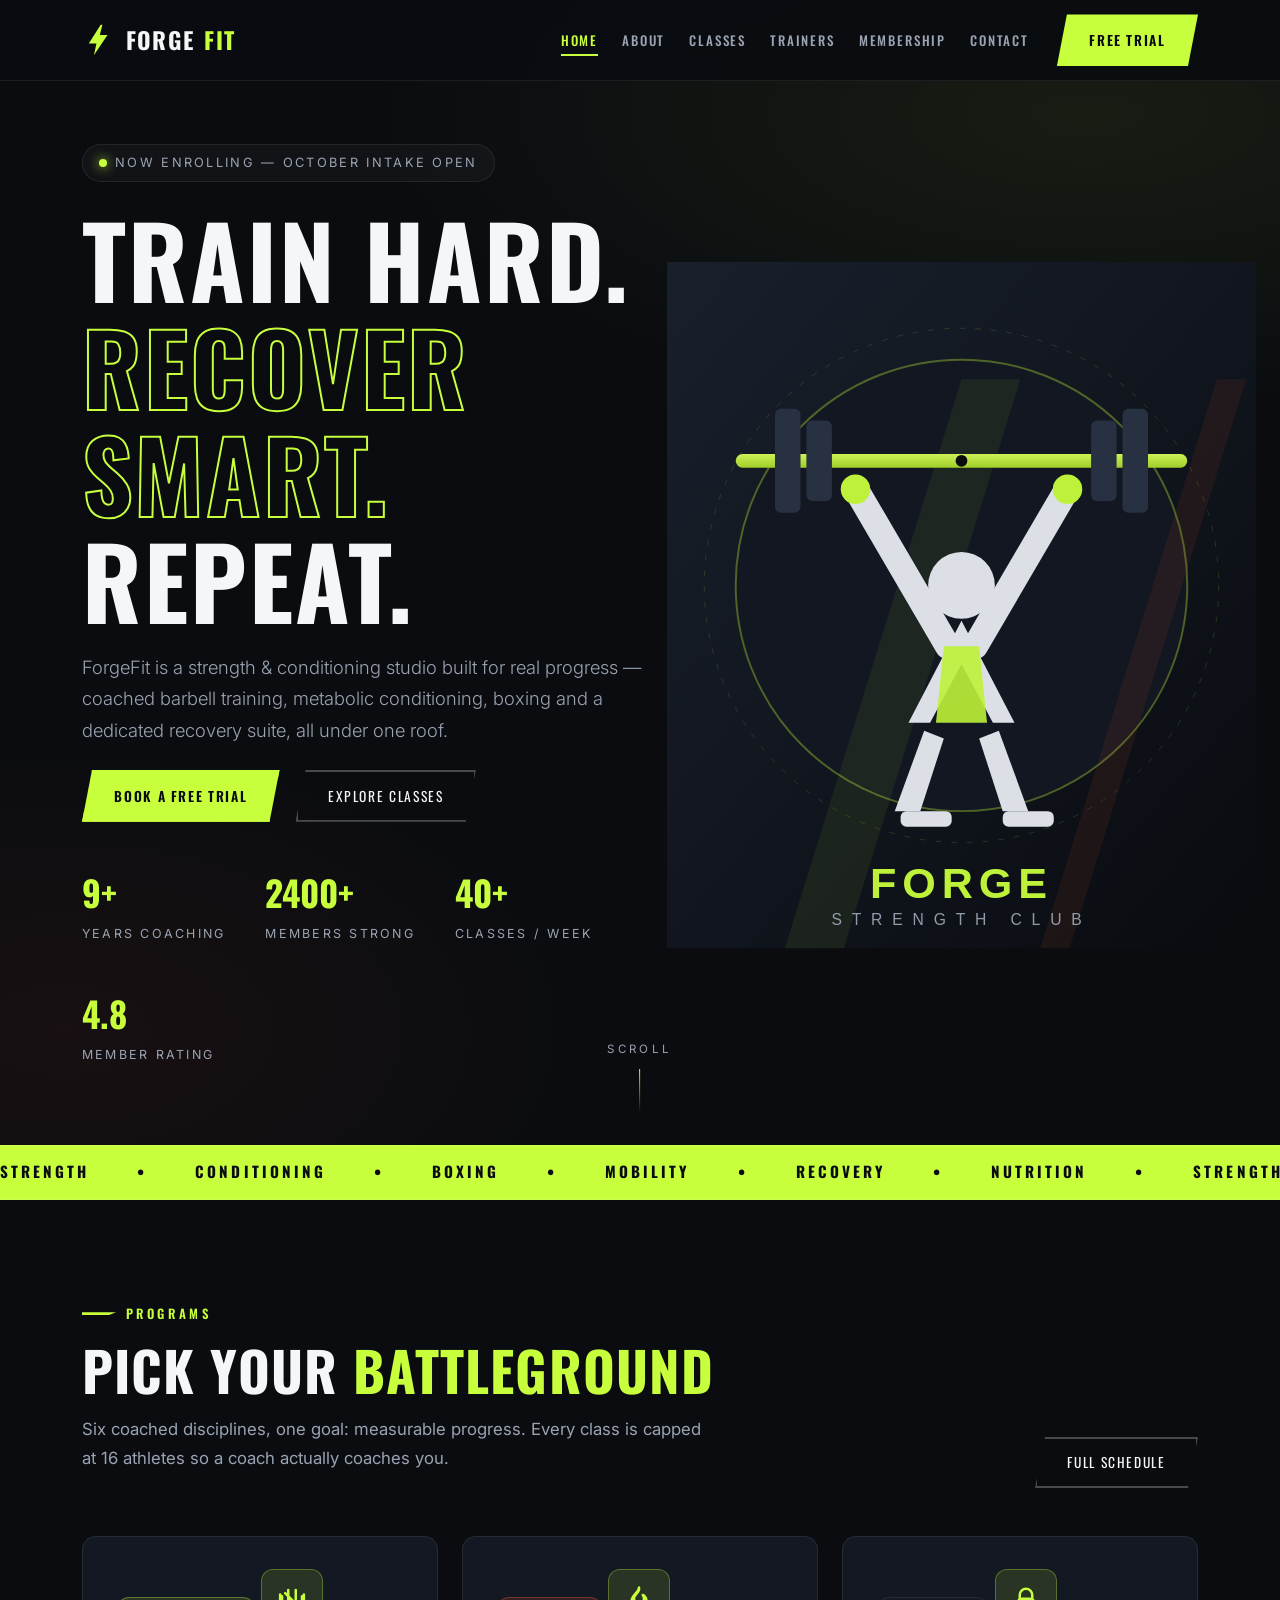
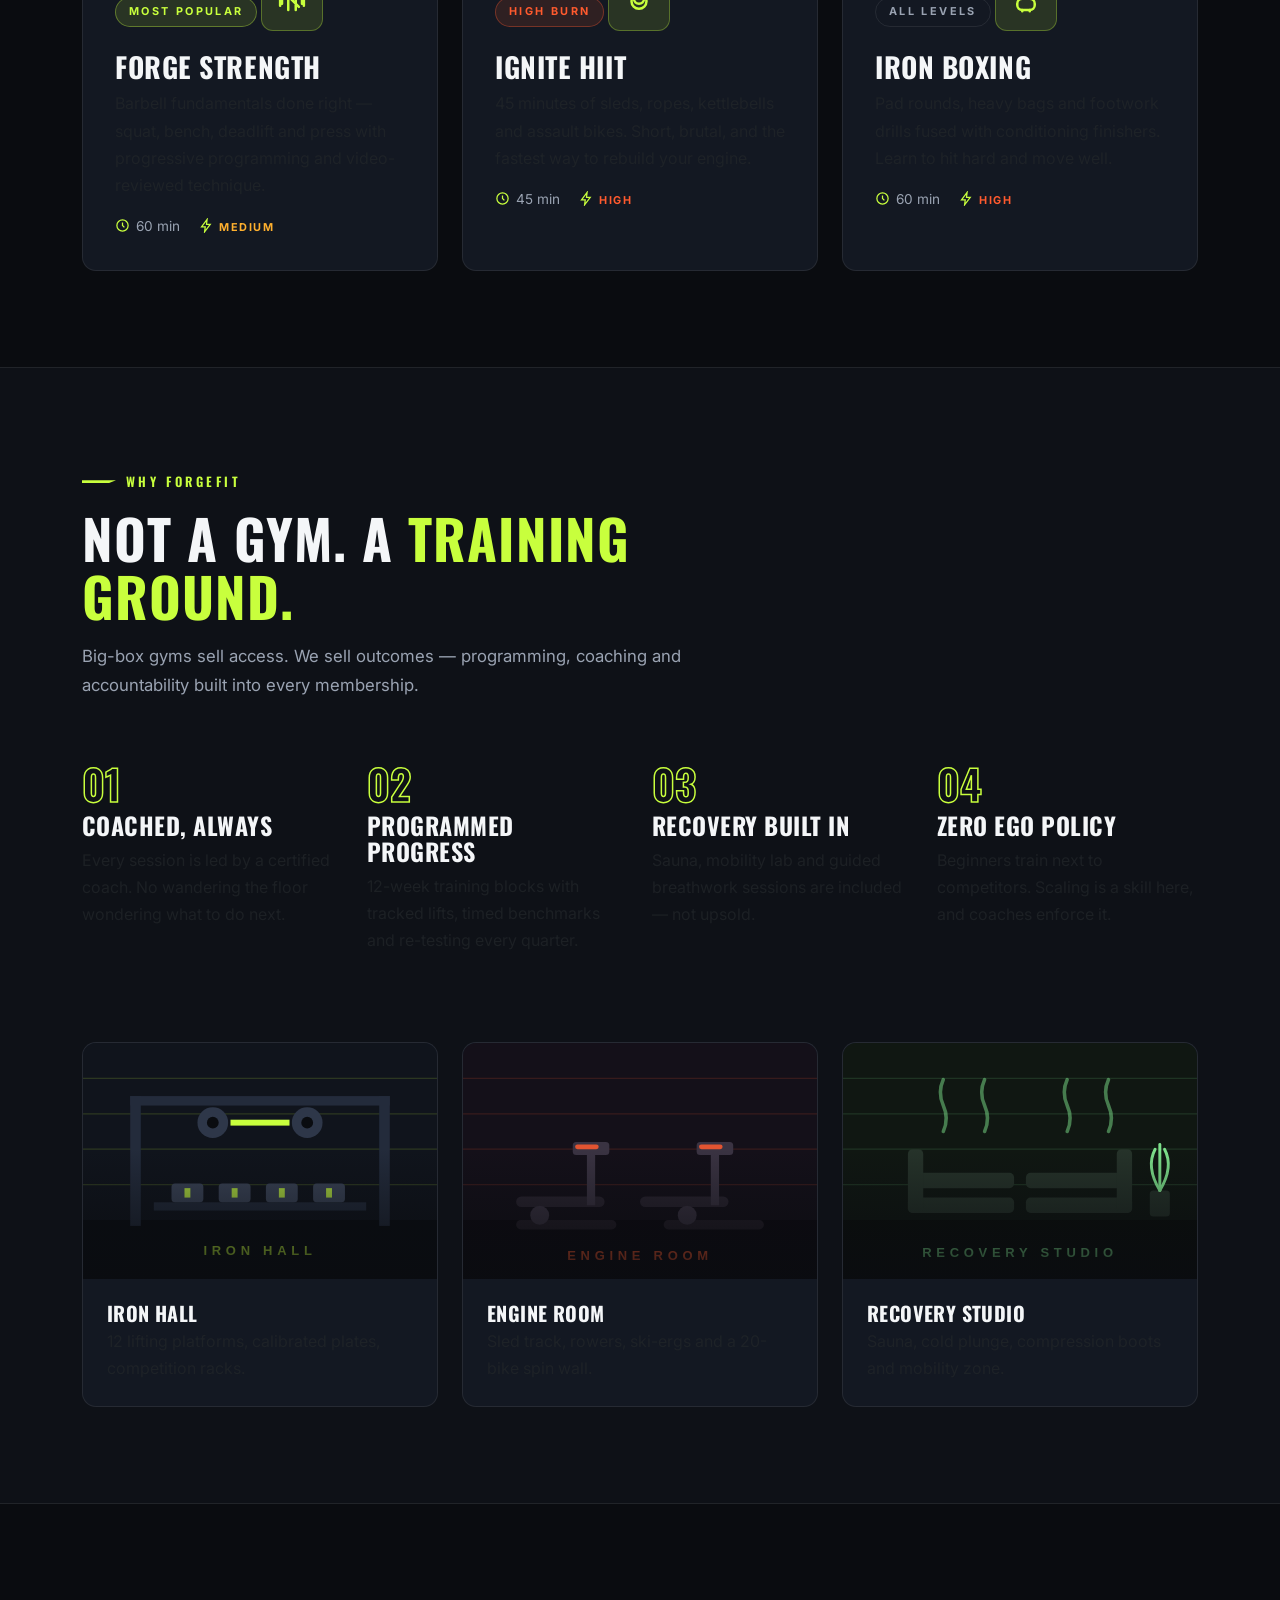
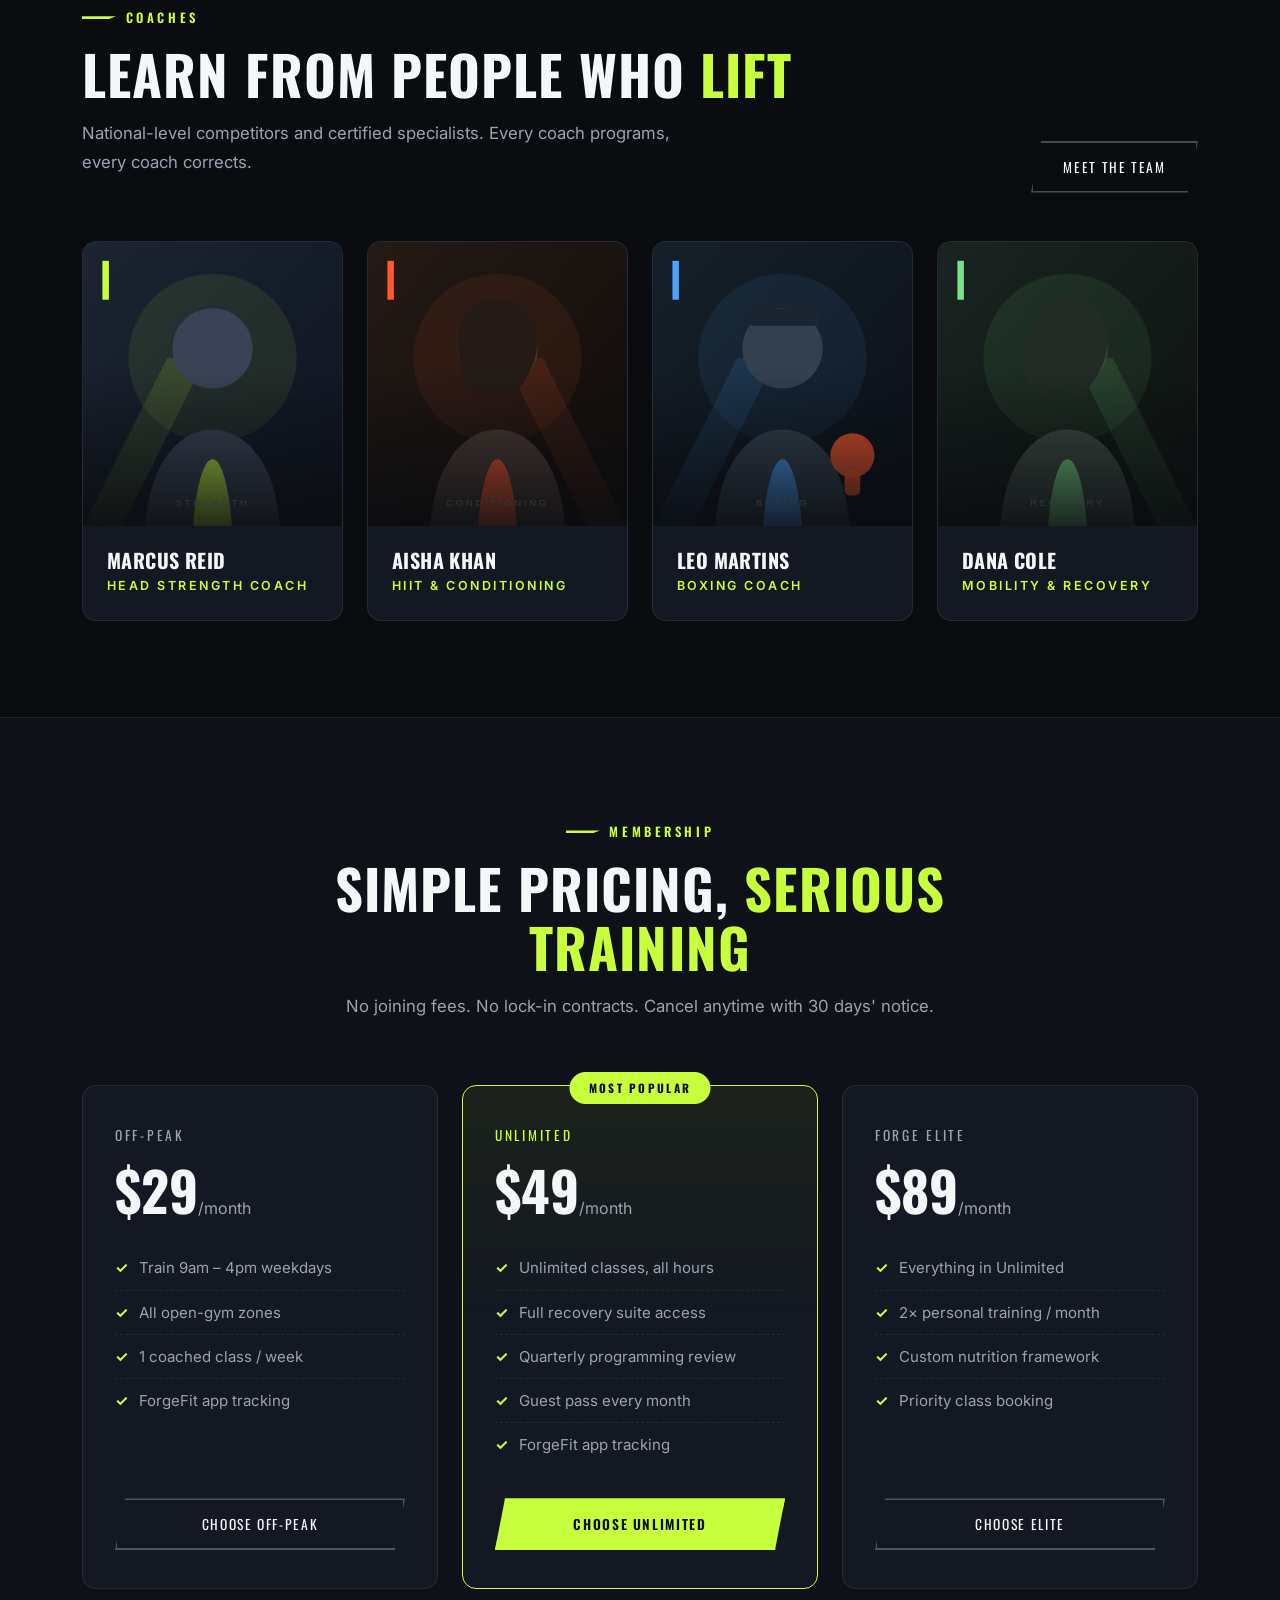
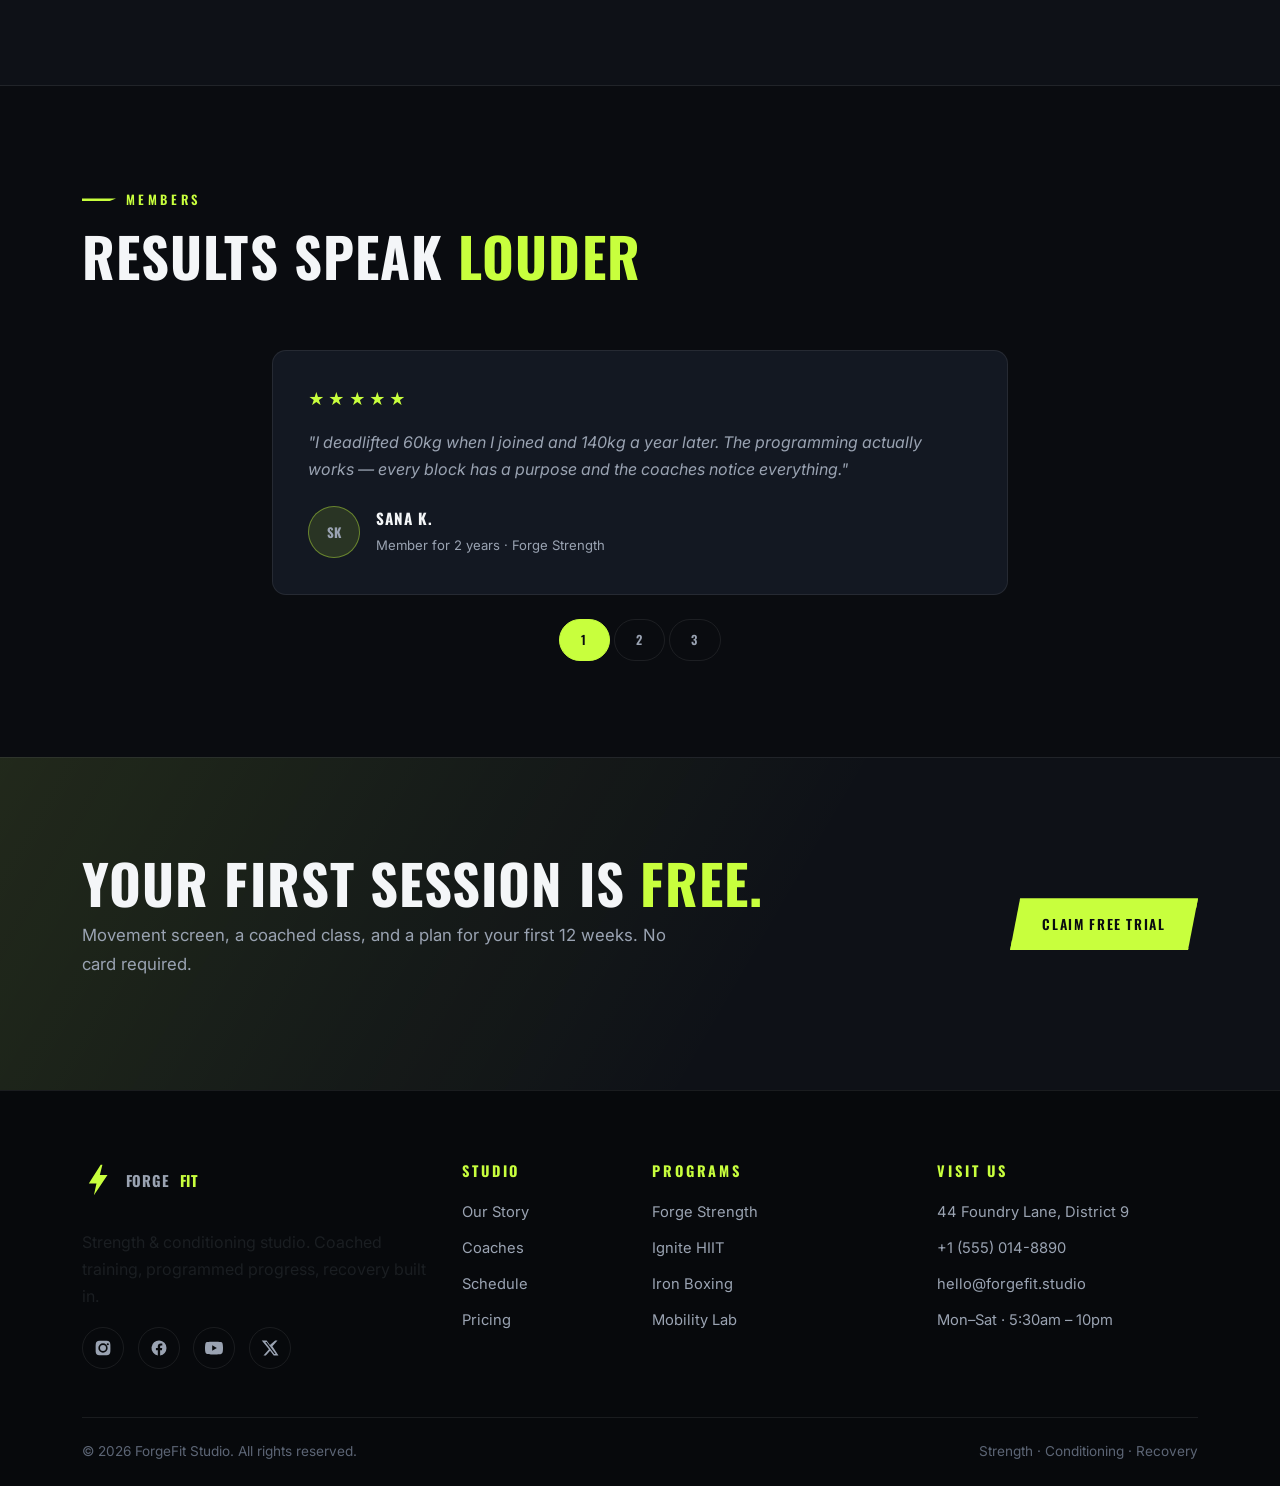
<file: forgefit/index.html>
<!DOCTYPE html>
<html lang="en">
<head>
  <!-- ============================================================
       FORGEFIT — Home
       Strength & conditioning studio website template
       ============================================================ -->
  <meta charset="UTF-8">
  <meta name="viewport" content="width=device-width, initial-scale=1.0">
  <meta name="description" content="ForgeFit — strength & conditioning studio. Barbell coaching, HIIT, boxing and recovery under one roof. Book a free trial session.">
  <title>ForgeFit — Strength &amp; Conditioning Studio</title>

  <!-- Bootstrap 5.3 -->
  <link href="https://cdn.jsdelivr.net/npm/bootstrap@5.3.3/dist/css/bootstrap.min.css" rel="stylesheet">

  <!-- Google Fonts: Oswald (display) + Inter (body) -->
  <link rel="preconnect" href="https://fonts.googleapis.com">
  <link rel="preconnect" href="https://fonts.gstatic.com" crossorigin>
  <link href="https://fonts.googleapis.com/css2?family=Inter:wght@400;500;600&family=Oswald:wght@500;600;700&display=swap" rel="stylesheet">

  <!-- Template styles -->
  <link rel="stylesheet" href="assets/css/style.css">
</head>
<body>

  <!-- ============ NAVBAR ============ -->
  <nav class="navbar navbar-expand-lg navbar-forge fixed-top" id="mainNav" aria-label="Main navigation">
    <div class="container">
      <a class="brand-mark" href="index.html" aria-label="ForgeFit home">
        <svg viewBox="0 0 40 40" fill="none" aria-hidden="true"><path d="M22 2 8 24h9l-3 14 16-24h-9l3-12z" fill="#C8FF3D"/></svg>
        FORGE<span class="volt">FIT</span>
      </a>
      <button class="navbar-toggler" type="button" data-bs-toggle="collapse" data-bs-target="#navMenu"
              aria-controls="navMenu" aria-expanded="false" aria-label="Toggle navigation">
        <span class="navbar-toggler-icon"></span>
      </button>
      <div class="collapse navbar-collapse" id="navMenu">
        <ul class="navbar-nav ms-auto align-items-lg-center">
          <li class="nav-item"><a class="nav-link active" aria-current="page" href="index.html">Home</a></li>
          <li class="nav-item"><a class="nav-link" href="about.html">About</a></li>
          <li class="nav-item"><a class="nav-link" href="classes.html">Classes</a></li>
          <li class="nav-item"><a class="nav-link" href="trainers.html">Trainers</a></li>
          <li class="nav-item"><a class="nav-link" href="membership.html">Membership</a></li>
          <li class="nav-item"><a class="nav-link" href="contact.html">Contact</a></li>
          <li class="nav-item ms-lg-3"><a class="btn btn-volt btn-sm" href="contact.html#trial">Free Trial</a></li>
        </ul>
      </div>
    </div>
  </nav>

  <!-- ============ HERO ============ -->
  <header class="hero">
    <div class="container position-relative">
      <div class="row align-items-center">
        <div class="col-lg-7">
          <span class="hero-badge"><span class="dot"></span> Now enrolling — October intake open</span>
          <h1>Train Hard.<br><span class="stroke">Recover Smart.</span><br>Repeat.</h1>
          <p class="lead mt-3">
            ForgeFit is a strength &amp; conditioning studio built for real progress —
            coached barbell training, metabolic conditioning, boxing and a dedicated
            recovery suite, all under one roof.
          </p>
          <div class="d-flex flex-wrap gap-3 mt-4">
            <a href="contact.html#trial" class="btn btn-volt">Book a Free Trial</a>
            <a href="classes.html" class="btn btn-ghost">Explore Classes</a>
          </div>
          <div class="hero-stats">
            <div class="hero-stat"><div class="num" data-count="9" data-suffix="+">0</div><div class="lbl">Years coaching</div></div>
            <div class="hero-stat"><div class="num" data-count="2400" data-suffix="+">0</div><div class="lbl">Members strong</div></div>
            <div class="hero-stat"><div class="num" data-count="40" data-suffix="+">0</div><div class="lbl">Classes / week</div></div>
            <div class="hero-stat"><div class="num" data-count="4.9" data-decimals="1">0</div><div class="lbl">Member rating</div></div>
          </div>
        </div>
        <div class="col-lg-5">
          <img class="hero-art" src="assets/images/hero-athlete.svg" alt="Athlete pressing a barbell overhead — ForgeFit">
        </div>
      </div>
    </div>
    <div class="scroll-hint" aria-hidden="true">Scroll</div>
  </header>

  <!-- ============ MARQUEE ============ -->
  <div class="marquee" aria-hidden="true">
    <div class="marquee-inner">
      <span>Strength</span><span>•</span><span>Conditioning</span><span>•</span><span>Boxing</span><span>•</span>
      <span>Mobility</span><span>•</span><span>Recovery</span><span>•</span><span>Nutrition</span><span>•</span>
      <span>Strength</span><span>•</span><span>Conditioning</span><span>•</span><span>Boxing</span><span>•</span>
      <span>Mobility</span><span>•</span><span>Recovery</span><span>•</span><span>Nutrition</span><span>•</span>
    </div>
  </div>

  <!-- ============ PROGRAMS ============ -->
  <section class="section">
    <div class="container">
      <div class="row align-items-end mb-5">
        <div class="col-lg-8 reveal">
          <span class="kicker">Programs</span>
          <h2 class="section-title">Pick Your <span class="accent">Battleground</span></h2>
          <p class="section-sub">Six coached disciplines, one goal: measurable progress. Every class is capped at 16 athletes so a coach actually coaches you.</p>
        </div>
        <div class="col-lg-4 text-lg-end reveal">
          <a href="classes.html" class="btn btn-ghost">Full Schedule</a>
        </div>
      </div>
      <div class="row g-4">
        <div class="col-md-6 col-lg-4 reveal">
          <article class="f-card">
            <span class="tag tag-volt">Most popular</span>
            <div class="icon-tile"><svg viewBox="0 0 24 24" fill="none" stroke-width="2" stroke-linecap="round"><path d="M6.5 6.5 17.5 17.5M4 9v6M20 9v6M2.5 7.5v9M21.5 7.5v9M9 4v16M15 4v16"/></svg></div>
            <h3>Forge Strength</h3>
            <p class="text-muted">Barbell fundamentals done right — squat, bench, deadlift and press with progressive programming and video-reviewed technique.</p>
            <div class="meta-row">
              <span><svg viewBox="0 0 24 24" fill="none" stroke-width="2"><circle cx="12" cy="12" r="9"/><path d="M12 7v5l3 3"/></svg>60 min</span>
              <span><svg viewBox="0 0 24 24" fill="none" stroke-width="2"><path d="M13 2 4 14h6l-1 8 9-12h-6l1-8z"/></svg><span class="intensity int-med">Medium</span></span>
            </div>
          </article>
        </div>
        <div class="col-md-6 col-lg-4 reveal">
          <article class="f-card">
            <span class="tag tag-ember">High burn</span>
            <div class="icon-tile"><svg viewBox="0 0 24 24" fill="none" stroke-width="2" stroke-linecap="round" stroke-linejoin="round"><path d="M12 2c1 4-4 5-4 9a4 4 0 0 0 8 0c0-2-1-3-1-3s3 1 3 5a6 6 0 0 1-12 0C6 8 12 6 12 2z"/></svg></div>
            <h3>Ignite HIIT</h3>
            <p class="text-muted">45 minutes of sleds, ropes, kettlebells and assault bikes. Short, brutal, and the fastest way to rebuild your engine.</p>
            <div class="meta-row">
              <span><svg viewBox="0 0 24 24" fill="none" stroke-width="2"><circle cx="12" cy="12" r="9"/><path d="M12 7v5l3 3"/></svg>45 min</span>
              <span><svg viewBox="0 0 24 24" fill="none" stroke-width="2"><path d="M13 2 4 14h6l-1 8 9-12h-6l1-8z"/></svg><span class="intensity int-high">High</span></span>
            </div>
          </article>
        </div>
        <div class="col-md-6 col-lg-4 reveal">
          <article class="f-card">
            <span class="tag tag-line">All levels</span>
            <div class="icon-tile"><svg viewBox="0 0 24 24" fill="none" stroke-width="2" stroke-linecap="round"><path d="M7 11V8a5 5 0 0 1 10 0v3"/><rect x="5" y="11" width="14" height="9" rx="4"/><path d="M9 20v1M15 20v1"/></svg></div>
            <h3>Iron Boxing</h3>
            <p class="text-muted">Pad rounds, heavy bags and footwork drills fused with conditioning finishers. Learn to hit hard and move well.</p>
            <div class="meta-row">
              <span><svg viewBox="0 0 24 24" fill="none" stroke-width="2"><circle cx="12" cy="12" r="9"/><path d="M12 7v5l3 3"/></svg>60 min</span>
              <span><svg viewBox="0 0 24 24" fill="none" stroke-width="2"><path d="M13 2 4 14h6l-1 8 9-12h-6l1-8z"/></svg><span class="intensity int-high">High</span></span>
            </div>
          </article>
        </div>
      </div>
    </div>
  </section>

  <!-- ============ WHY FORGEFIT ============ -->
  <section class="section section-alt">
    <div class="container">
      <div class="row mb-5">
        <div class="col-lg-8 reveal">
          <span class="kicker">Why ForgeFit</span>
          <h2 class="section-title">Not a Gym. A <span class="accent">Training Ground.</span></h2>
          <p class="section-sub">Big-box gyms sell access. We sell outcomes — programming, coaching and accountability built into every membership.</p>
        </div>
      </div>
      <div class="row g-4">
        <div class="col-md-6 col-lg-3 reveal">
          <div class="text-center text-lg-start">
            <div class="value-num mb-2">01</div>
            <h4>Coached, always</h4>
            <p class="text-muted">Every session is led by a certified coach. No wandering the floor wondering what to do next.</p>
          </div>
        </div>
        <div class="col-md-6 col-lg-3 reveal">
          <div class="text-center text-lg-start">
            <div class="value-num mb-2">02</div>
            <h4>Programmed progress</h4>
            <p class="text-muted">12-week training blocks with tracked lifts, timed benchmarks and re-testing every quarter.</p>
          </div>
        </div>
        <div class="col-md-6 col-lg-3 reveal">
          <div class="text-center text-lg-start">
            <div class="value-num mb-2">03</div>
            <h4>Recovery built in</h4>
            <p class="text-muted">Sauna, mobility lab and guided breathwork sessions are included — not upsold.</p>
          </div>
        </div>
        <div class="col-md-6 col-lg-3 reveal">
          <div class="text-center text-lg-start">
            <div class="value-num mb-2">04</div>
            <h4>Zero ego policy</h4>
            <p class="text-muted">Beginners train next to competitors. Scaling is a skill here, and coaches enforce it.</p>
          </div>
        </div>
      </div>

      <!-- Facilities -->
      <div class="row g-4 mt-5">
        <div class="col-md-4 reveal">
          <div class="trainer-card">
            <div class="trainer-photo" style="aspect-ratio: 3/2;"><img src="assets/images/facility-weights.svg" alt="Iron Hall weight room"></div>
            <div class="trainer-body"><h3>Iron Hall</h3><p class="text-muted mb-0">12 lifting platforms, calibrated plates, competition racks.</p></div>
          </div>
        </div>
        <div class="col-md-4 reveal">
          <div class="trainer-card">
            <div class="trainer-photo" style="aspect-ratio: 3/2;"><img src="assets/images/facility-cardio.svg" alt="Engine Room cardio deck"></div>
            <div class="trainer-body"><h3>Engine Room</h3><p class="text-muted mb-0">Sled track, rowers, ski-ergs and a 20-bike spin wall.</p></div>
          </div>
        </div>
        <div class="col-md-4 reveal">
          <div class="trainer-card">
            <div class="trainer-photo" style="aspect-ratio: 3/2;"><img src="assets/images/facility-recovery.svg" alt="Recovery studio"></div>
            <div class="trainer-body"><h3>Recovery Studio</h3><p class="text-muted mb-0">Sauna, cold plunge, compression boots and mobility zone.</p></div>
          </div>
        </div>
      </div>
    </div>
  </section>

  <!-- ============ TRAINERS PREVIEW ============ -->
  <section class="section">
    <div class="container">
      <div class="row align-items-end mb-5">
        <div class="col-lg-8 reveal">
          <span class="kicker">Coaches</span>
          <h2 class="section-title">Learn From People Who <span class="accent">Lift</span></h2>
          <p class="section-sub">National-level competitors and certified specialists. Every coach programs, every coach corrects.</p>
        </div>
        <div class="col-lg-4 text-lg-end reveal">
          <a href="trainers.html" class="btn btn-ghost">Meet the Team</a>
        </div>
      </div>
      <div class="row g-4">
        <div class="col-sm-6 col-lg-3 reveal">
          <article class="trainer-card">
            <div class="trainer-photo"><img src="assets/images/trainer-1.svg" alt="Marcus Reid, head strength coach"></div>
            <div class="trainer-body"><h3>Marcus Reid</h3><div class="trainer-role">Head Strength Coach</div></div>
          </article>
        </div>
        <div class="col-sm-6 col-lg-3 reveal">
          <article class="trainer-card">
            <div class="trainer-photo"><img src="assets/images/trainer-2.svg" alt="Aisha Khan, HIIT and conditioning coach"></div>
            <div class="trainer-body"><h3>Aisha Khan</h3><div class="trainer-role">HIIT &amp; Conditioning</div></div>
          </article>
        </div>
        <div class="col-sm-6 col-lg-3 reveal">
          <article class="trainer-card">
            <div class="trainer-photo"><img src="assets/images/trainer-3.svg" alt="Leo Martins, boxing coach"></div>
            <div class="trainer-body"><h3>Leo Martins</h3><div class="trainer-role">Boxing Coach</div></div>
          </article>
        </div>
        <div class="col-sm-6 col-lg-3 reveal">
          <article class="trainer-card">
            <div class="trainer-photo"><img src="assets/images/trainer-4.svg" alt="Dana Cole, mobility and recovery coach"></div>
            <div class="trainer-body"><h3>Dana Cole</h3><div class="trainer-role">Mobility &amp; Recovery</div></div>
          </article>
        </div>
      </div>
    </div>
  </section>

  <!-- ============ PRICING TEASER ============ -->
  <section class="section section-alt">
    <div class="container">
      <div class="row mb-5 text-center">
        <div class="col-lg-8 mx-auto reveal">
          <span class="kicker" style="justify-content:center;">Membership</span>
          <h2 class="section-title">Simple Pricing, <span class="accent">Serious Training</span></h2>
          <p class="section-sub mx-auto">No joining fees. No lock-in contracts. Cancel anytime with 30 days' notice.</p>
        </div>
      </div>
      <div class="row g-4 justify-content-center">
        <div class="col-md-6 col-lg-4 reveal">
          <div class="price-card">
            <div class="plan">Off-Peak</div>
            <div class="price">$29<small>/month</small></div>
            <ul class="price-feats">
              <li>Train 9am – 4pm weekdays</li>
              <li>All open-gym zones</li>
              <li>1 coached class / week</li>
              <li>ForgeFit app tracking</li>
            </ul>
            <a href="membership.html" class="btn btn-ghost w-100">Choose Off-Peak</a>
          </div>
        </div>
        <div class="col-md-6 col-lg-4 reveal">
          <div class="price-card featured">
            <div class="pop-badge">Most Popular</div>
            <div class="plan">Unlimited</div>
            <div class="price">$49<small>/month</small></div>
            <ul class="price-feats">
              <li>Unlimited classes, all hours</li>
              <li>Full recovery suite access</li>
              <li>Quarterly programming review</li>
              <li>Guest pass every month</li>
              <li>ForgeFit app tracking</li>
            </ul>
            <a href="membership.html" class="btn btn-volt w-100">Choose Unlimited</a>
          </div>
        </div>
        <div class="col-md-6 col-lg-4 reveal">
          <div class="price-card">
            <div class="plan">Forge Elite</div>
            <div class="price">$89<small>/month</small></div>
            <ul class="price-feats">
              <li>Everything in Unlimited</li>
              <li>2× personal training / month</li>
              <li>Custom nutrition framework</li>
              <li>Priority class booking</li>
            </ul>
            <a href="membership.html" class="btn btn-ghost w-100">Choose Elite</a>
          </div>
        </div>
      </div>
    </div>
  </section>

  <!-- ============ TESTIMONIALS ============ -->
  <section class="section">
    <div class="container">
      <div class="row mb-5">
        <div class="col-lg-8 reveal">
          <span class="kicker">Members</span>
          <h2 class="section-title">Results Speak <span class="accent">Louder</span></h2>
        </div>
      </div>
      <div class="row justify-content-center">
        <div class="col-lg-8 reveal">
          <div id="testiRotator">
            <div class="testi-slide">
              <div class="testi">
                <div class="stars">★★★★★</div>
                <p>"I deadlifted 60kg when I joined and 140kg a year later. The programming actually works — every block has a purpose and the coaches notice everything."</p>
                <div class="who"><span class="avatar">SK</span><div><strong>Sana K.</strong><span>Member for 2 years · Forge Strength</span></div></div>
              </div>
            </div>
            <div class="testi-slide" style="display:none;">
              <div class="testi">
                <div class="stars">★★★★★</div>
                <p>"As a total beginner I expected to feel lost. Instead I got a movement screen, a scaled plan, and coaches who celebrate small wins like they're records."</p>
                <div class="who"><span class="avatar">DR</span><div><strong>David R.</strong><span>Member for 8 months · Ignite HIIT</span></div></div>
              </div>
            </div>
            <div class="testi-slide" style="display:none;">
              <div class="testi">
                <div class="stars">★★★★★</div>
                <p>"The recovery suite is the reason I stay. Sauna after boxing, mobility lab on Sundays — my 41-year-old joints have never felt this good."</p>
                <div class="who"><span class="avatar">MO</span><div><strong>Maria O.</strong><span>Member for 3 years · Iron Boxing</span></div></div>
              </div>
            </div>
          </div>
          <div class="text-center mt-4">
            <button class="filter-btn testi-dot active" aria-label="Testimonial 1">1</button>
            <button class="filter-btn testi-dot" aria-label="Testimonial 2">2</button>
            <button class="filter-btn testi-dot" aria-label="Testimonial 3">3</button>
          </div>
        </div>
      </div>
    </div>
  </section>

  <!-- ============ CTA ============ -->
  <section class="section" style="background: linear-gradient(120deg, rgba(200,255,61,.10), transparent 60%), var(--bg-soft); border-top: 1px solid var(--line);">
    <div class="container">
      <div class="row align-items-center">
        <div class="col-lg-8 reveal">
          <h2 class="section-title mb-2">Your First Session Is <span class="accent">Free.</span></h2>
          <p class="section-sub">Movement screen, a coached class, and a plan for your first 12 weeks. No card required.</p>
        </div>
        <div class="col-lg-4 text-lg-end reveal">
          <a href="contact.html#trial" class="btn btn-volt">Claim Free Trial</a>
        </div>
      </div>
    </div>
  </section>

  <!-- ============ FOOTER ============ -->
  <footer class="footer">
    <div class="container">
      <div class="row g-4">
        <div class="col-lg-4">
          <a class="brand-mark mb-3" href="index.html">
            <svg viewBox="0 0 40 40" fill="none" aria-hidden="true"><path d="M22 2 8 24h9l-3 14 16-24h-9l3-12z" fill="#C8FF3D"/></svg>
            FORGE<span class="volt">FIT</span>
          </a>
          <p class="text-muted mt-3">Strength &amp; conditioning studio. Coached training, programmed progress, recovery built in.</p>
          <div class="mt-3">
            <a class="social-btn" href="#" aria-label="Instagram"><svg viewBox="0 0 24 24"><path d="M12 2.2c3.2 0 3.6 0 4.9.1 3.3.1 4.8 1.7 4.9 4.9.1 1.3.1 1.6.1 4.8s0 3.6-.1 4.8c-.1 3.2-1.7 4.8-4.9 4.9-1.3.1-1.6.1-4.9.1s-3.6 0-4.9-.1c-3.3-.1-4.8-1.7-4.9-4.9C2.2 15.6 2.2 15.2 2.2 12s0-3.6.1-4.8C2.4 4 4 2.4 7.2 2.3 8.4 2.2 8.8 2.2 12 2.2zm0 3.6a6.2 6.2 0 1 0 0 12.4 6.2 6.2 0 0 0 0-12.4zm0 10.2a4 4 0 1 1 0-8 4 4 0 0 1 0 8zm6.4-10.5a1.4 1.4 0 1 0 0 2.9 1.4 1.4 0 0 0 0-2.9z"/></svg></a>
            <a class="social-btn" href="#" aria-label="Facebook"><svg viewBox="0 0 24 24"><path d="M22 12a10 10 0 1 0-11.6 9.9v-7H7.9V12h2.5V9.8c0-2.5 1.5-3.9 3.8-3.9 1.1 0 2.2.2 2.2.2v2.5h-1.3c-1.2 0-1.6.8-1.6 1.6V12h2.8l-.4 2.9h-2.4v7A10 10 0 0 0 22 12z"/></svg></a>
            <a class="social-btn" href="#" aria-label="YouTube"><svg viewBox="0 0 24 24"><path d="M23.5 6.2a3 3 0 0 0-2.1-2.1C19.5 3.5 12 3.5 12 3.5s-7.5 0-9.4.6A3 3 0 0 0 .5 6.2 31 31 0 0 0 0 12a31 31 0 0 0 .5 5.8 3 3 0 0 0 2.1 2.1c1.9.6 9.4.6 9.4.6s7.5 0 9.4-.6a3 3 0 0 0 2.1-2.1A31 31 0 0 0 24 12a31 31 0 0 0-.5-5.8zM9.6 15.6V8.4L15.8 12l-6.2 3.6z"/></svg></a>
            <a class="social-btn" href="#" aria-label="X"><svg viewBox="0 0 24 24"><path d="M18.9 2H22l-6.8 7.8L23.3 22h-6.3l-4.9-6.4L6.4 22H3.3l7.3-8.3L1 2h6.5l4.4 5.9L18.9 2zm-1.1 18h1.7L7.6 3.9H5.7L17.8 20z"/></svg></a>
          </div>
        </div>
        <div class="col-6 col-lg-2">
          <h5>Studio</h5>
          <ul>
            <li><a href="about.html">Our Story</a></li>
            <li><a href="trainers.html">Coaches</a></li>
            <li><a href="classes.html">Schedule</a></li>
            <li><a href="membership.html">Pricing</a></li>
          </ul>
        </div>
        <div class="col-6 col-lg-3">
          <h5>Programs</h5>
          <ul>
            <li><a href="classes.html">Forge Strength</a></li>
            <li><a href="classes.html">Ignite HIIT</a></li>
            <li><a href="classes.html">Iron Boxing</a></li>
            <li><a href="classes.html">Mobility Lab</a></li>
          </ul>
        </div>
        <div class="col-lg-3">
          <h5>Visit Us</h5>
          <ul>
            <li><a href="contact.html">44 Foundry Lane, District 9</a></li>
            <li><a href="tel:+15550148890">+1 (555) 014-8890</a></li>
            <li><a href="mailto:hello@forgefit.studio">hello@forgefit.studio</a></li>
            <li><a href="contact.html">Mon–Sat · 5:30am – 10pm</a></li>
          </ul>
        </div>
      </div>
      <div class="footer-bottom d-flex flex-wrap justify-content-between gap-2">
        <span>© <span class="js-year">2026</span> ForgeFit Studio. All rights reserved.</span>
        <span>Strength · Conditioning · Recovery</span>
      </div>
    </div>
  </footer>

  <button id="toTop" aria-label="Back to top">↑</button>

  <!-- Bootstrap bundle -->
  <script src="https://cdn.jsdelivr.net/npm/bootstrap@5.3.3/dist/js/bootstrap.bundle.min.js"></script>
  <script src="assets/js/main.js"></script>
</body>
</html>
</file>
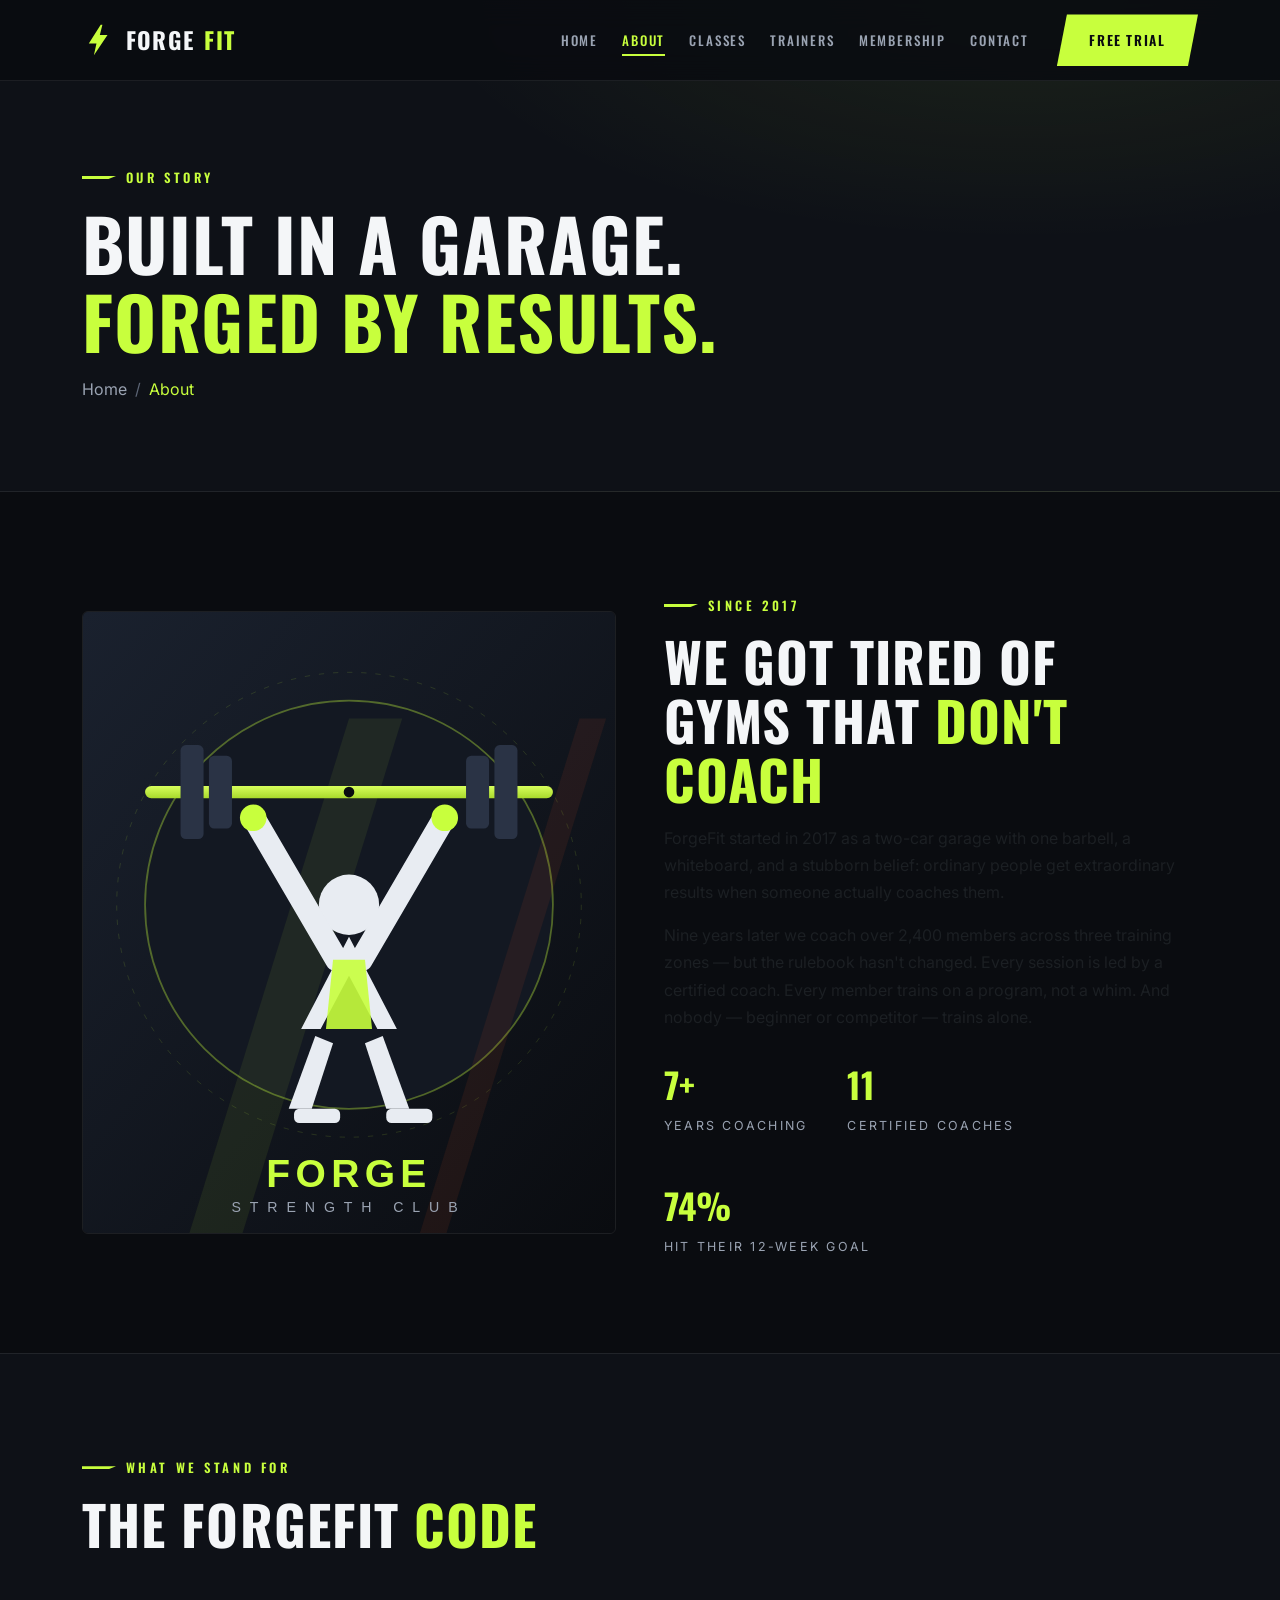
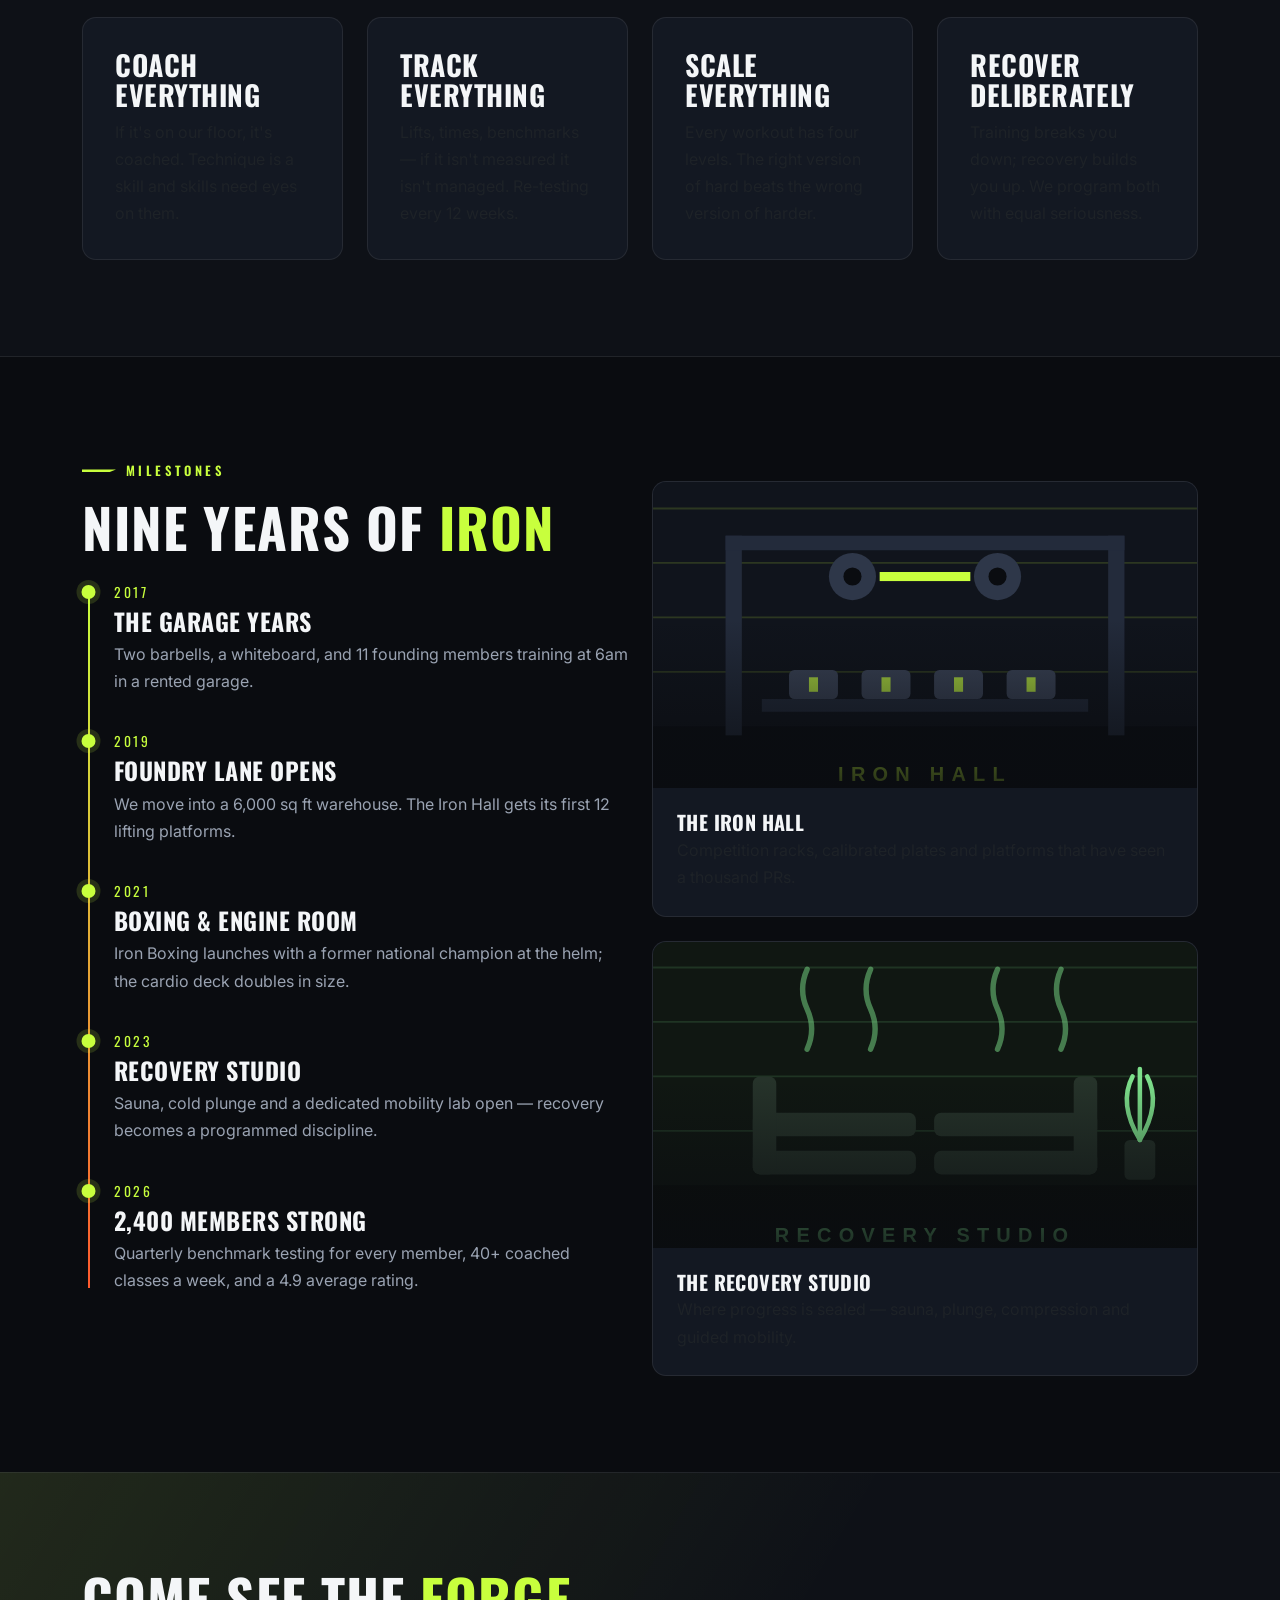
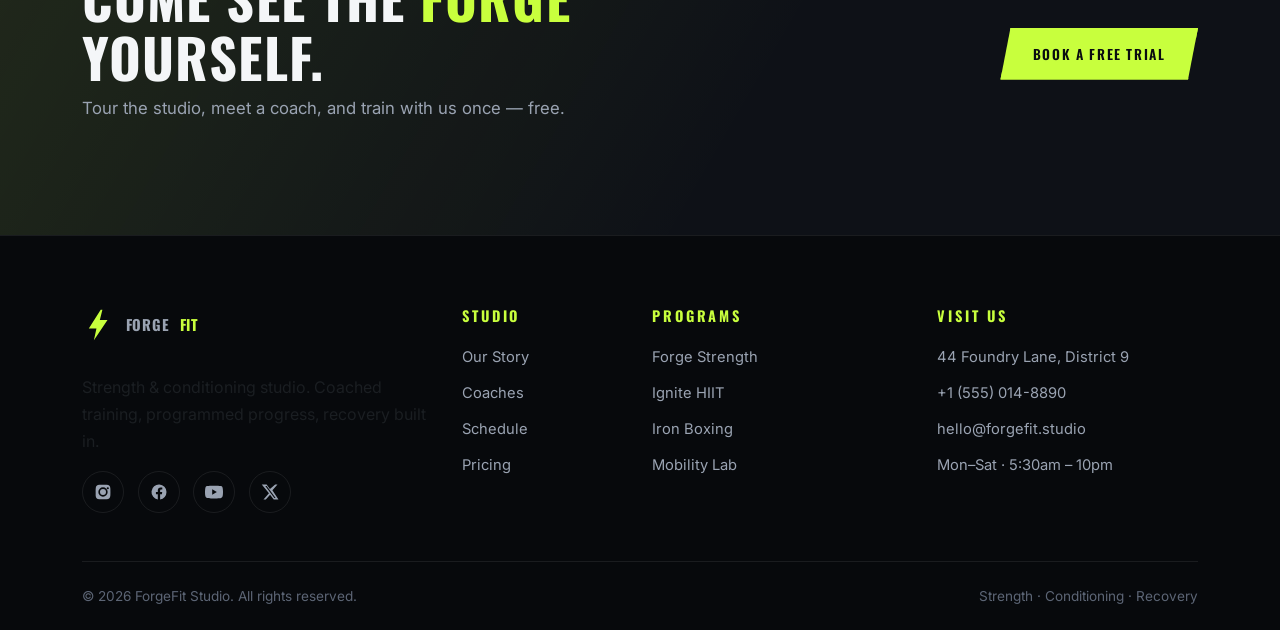
<file: forgefit/about.html>
<!DOCTYPE html>
<html lang="en">
<head>
  <meta charset="UTF-8">
  <meta name="viewport" content="width=device-width, initial-scale=1.0">
  <meta name="description" content="The ForgeFit story — how a garage gym became the city's most results-driven strength & conditioning studio.">
  <title>About — ForgeFit Strength &amp; Conditioning Studio</title>
  <link href="https://cdn.jsdelivr.net/npm/bootstrap@5.3.3/dist/css/bootstrap.min.css" rel="stylesheet">
  <link rel="preconnect" href="https://fonts.googleapis.com">
  <link rel="preconnect" href="https://fonts.gstatic.com" crossorigin>
  <link href="https://fonts.googleapis.com/css2?family=Inter:wght@400;500;600&family=Oswald:wght@500;600;700&display=swap" rel="stylesheet">
  <link rel="stylesheet" href="assets/css/style.css">
</head>
<body>

  <nav class="navbar navbar-expand-lg navbar-forge fixed-top" id="mainNav" aria-label="Main navigation">
    <div class="container">
      <a class="brand-mark" href="index.html" aria-label="ForgeFit home">
        <svg viewBox="0 0 40 40" fill="none" aria-hidden="true"><path d="M22 2 8 24h9l-3 14 16-24h-9l3-12z" fill="#C8FF3D"/></svg>
        FORGE<span class="volt">FIT</span>
      </a>
      <button class="navbar-toggler" type="button" data-bs-toggle="collapse" data-bs-target="#navMenu"
              aria-controls="navMenu" aria-expanded="false" aria-label="Toggle navigation">
        <span class="navbar-toggler-icon"></span>
      </button>
      <div class="collapse navbar-collapse" id="navMenu">
        <ul class="navbar-nav ms-auto align-items-lg-center">
          <li class="nav-item"><a class="nav-link" href="index.html">Home</a></li>
          <li class="nav-item"><a class="nav-link active" aria-current="page" href="about.html">About</a></li>
          <li class="nav-item"><a class="nav-link" href="classes.html">Classes</a></li>
          <li class="nav-item"><a class="nav-link" href="trainers.html">Trainers</a></li>
          <li class="nav-item"><a class="nav-link" href="membership.html">Membership</a></li>
          <li class="nav-item"><a class="nav-link" href="contact.html">Contact</a></li>
          <li class="nav-item ms-lg-3"><a class="btn btn-volt btn-sm" href="contact.html#trial">Free Trial</a></li>
        </ul>
      </div>
    </div>
  </nav>

  <!-- Page hero -->
  <header class="page-hero">
    <div class="container">
      <span class="kicker">Our Story</span>
      <h1>Built in a Garage.<br><span class="accent">Forged by Results.</span></h1>
      <nav aria-label="breadcrumb">
        <ol class="breadcrumb">
          <li class="breadcrumb-item"><a href="index.html">Home</a></li>
          <li class="breadcrumb-item active" aria-current="page">About</li>
        </ol>
      </nav>
    </div>
  </header>

  <!-- Story -->
  <section class="section">
    <div class="container">
      <div class="row g-5 align-items-center">
        <div class="col-lg-6 reveal">
          <img src="assets/images/hero-athlete.svg" alt="ForgeFit athlete artwork" class="img-fluid rounded" style="border:1px solid var(--line);">
        </div>
        <div class="col-lg-6 reveal">
          <span class="kicker">Since 2017</span>
          <h2 class="section-title">We Got Tired of Gyms That <span class="accent">Don't Coach</span></h2>
          <p class="text-muted">ForgeFit started in 2017 as a two-car garage with one barbell, a whiteboard, and a stubborn belief: ordinary people get extraordinary results when someone actually coaches them.</p>
          <p class="text-muted">Nine years later we coach over 2,400 members across three training zones — but the rulebook hasn't changed. Every session is led by a certified coach. Every member trains on a program, not a whim. And nobody — beginner or competitor — trains alone.</p>
          <div class="hero-stats mt-4">
            <div class="hero-stat"><div class="num" data-count="9" data-suffix="+">0</div><div class="lbl">Years coaching</div></div>
            <div class="hero-stat"><div class="num" data-count="14">0</div><div class="lbl">Certified coaches</div></div>
            <div class="hero-stat"><div class="num" data-count="92" data-suffix="%">0</div><div class="lbl">Hit their 12-week goal</div></div>
          </div>
        </div>
      </div>
    </div>
  </section>

  <!-- Values -->
  <section class="section section-alt">
    <div class="container">
      <div class="row mb-5">
        <div class="col-lg-8 reveal">
          <span class="kicker">What We Stand For</span>
          <h2 class="section-title">The ForgeFit <span class="accent">Code</span></h2>
        </div>
      </div>
      <div class="row g-4">
        <div class="col-md-6 col-lg-3 reveal">
          <article class="f-card"><h3>Coach everything</h3><p class="text-muted mb-0">If it's on our floor, it's coached. Technique is a skill and skills need eyes on them.</p></article>
        </div>
        <div class="col-md-6 col-lg-3 reveal">
          <article class="f-card"><h3>Track everything</h3><p class="text-muted mb-0">Lifts, times, benchmarks — if it isn't measured it isn't managed. Re-testing every 12 weeks.</p></article>
        </div>
        <div class="col-md-6 col-lg-3 reveal">
          <article class="f-card"><h3>Scale everything</h3><p class="text-muted mb-0">Every workout has four levels. The right version of hard beats the wrong version of harder.</p></article>
        </div>
        <div class="col-md-6 col-lg-3 reveal">
          <article class="f-card"><h3>Recover deliberately</h3><p class="text-muted mb-0">Training breaks you down; recovery builds you up. We program both with equal seriousness.</p></article>
        </div>
      </div>
    </div>
  </section>

  <!-- Timeline -->
  <section class="section">
    <div class="container">
      <div class="row">
        <div class="col-lg-6 reveal">
          <span class="kicker">Milestones</span>
          <h2 class="section-title mb-4">Nine Years of <span class="accent">Iron</span></h2>
          <div class="timeline">
            <div class="timeline-item">
              <div class="year">2017</div>
              <h4>The garage years</h4>
              <p>Two barbells, a whiteboard, and 11 founding members training at 6am in a rented garage.</p>
            </div>
            <div class="timeline-item">
              <div class="year">2019</div>
              <h4>Foundry Lane opens</h4>
              <p>We move into a 6,000 sq ft warehouse. The Iron Hall gets its first 12 lifting platforms.</p>
            </div>
            <div class="timeline-item">
              <div class="year">2021</div>
              <h4>Boxing &amp; engine room</h4>
              <p>Iron Boxing launches with a former national champion at the helm; the cardio deck doubles in size.</p>
            </div>
            <div class="timeline-item">
              <div class="year">2023</div>
              <h4>Recovery studio</h4>
              <p>Sauna, cold plunge and a dedicated mobility lab open — recovery becomes a programmed discipline.</p>
            </div>
            <div class="timeline-item">
              <div class="year">2026</div>
              <h4>2,400 members strong</h4>
              <p>Quarterly benchmark testing for every member, 40+ coached classes a week, and a 4.9 average rating.</p>
            </div>
          </div>
        </div>
        <div class="col-lg-6 reveal">
          <div class="row g-4 mt-1">
            <div class="col-12">
              <div class="trainer-card">
                <div class="trainer-photo" style="aspect-ratio: 16/9;"><img src="assets/images/facility-weights.svg" alt="Iron Hall"></div>
                <div class="trainer-body"><h3>The Iron Hall</h3><p class="text-muted mb-0">Competition racks, calibrated plates and platforms that have seen a thousand PRs.</p></div>
              </div>
            </div>
            <div class="col-12">
              <div class="trainer-card">
                <div class="trainer-photo" style="aspect-ratio: 16/9;"><img src="assets/images/facility-recovery.svg" alt="Recovery Studio"></div>
                <div class="trainer-body"><h3>The Recovery Studio</h3><p class="text-muted mb-0">Where progress is sealed — sauna, plunge, compression and guided mobility.</p></div>
              </div>
            </div>
          </div>
        </div>
      </div>
    </div>
  </section>

  <!-- CTA -->
  <section class="section" style="background: linear-gradient(120deg, rgba(200,255,61,.10), transparent 60%), var(--bg-soft); border-top: 1px solid var(--line);">
    <div class="container">
      <div class="row align-items-center">
        <div class="col-lg-8 reveal">
          <h2 class="section-title mb-2">Come See the <span class="accent">Forge</span> Yourself.</h2>
          <p class="section-sub">Tour the studio, meet a coach, and train with us once — free.</p>
        </div>
        <div class="col-lg-4 text-lg-end reveal">
          <a href="contact.html#trial" class="btn btn-volt">Book a Free Trial</a>
        </div>
      </div>
    </div>
  </section>

  <footer class="footer">
    <div class="container">
      <div class="row g-4">
        <div class="col-lg-4">
          <a class="brand-mark mb-3" href="index.html">
            <svg viewBox="0 0 40 40" fill="none" aria-hidden="true"><path d="M22 2 8 24h9l-3 14 16-24h-9l3-12z" fill="#C8FF3D"/></svg>
            FORGE<span class="volt">FIT</span>
          </a>
          <p class="text-muted mt-3">Strength &amp; conditioning studio. Coached training, programmed progress, recovery built in.</p>
          <div class="mt-3">
            <a class="social-btn" href="#" aria-label="Instagram"><svg viewBox="0 0 24 24"><path d="M12 2.2c3.2 0 3.6 0 4.9.1 3.3.1 4.8 1.7 4.9 4.9.1 1.3.1 1.6.1 4.8s0 3.6-.1 4.8c-.1 3.2-1.7 4.8-4.9 4.9-1.3.1-1.6.1-4.9.1s-3.6 0-4.9-.1c-3.3-.1-4.8-1.7-4.9-4.9C2.2 15.6 2.2 15.2 2.2 12s0-3.6.1-4.8C2.4 4 4 2.4 7.2 2.3 8.4 2.2 8.8 2.2 12 2.2zm0 3.6a6.2 6.2 0 1 0 0 12.4 6.2 6.2 0 0 0 0-12.4zm0 10.2a4 4 0 1 1 0-8 4 4 0 0 1 0 8zm6.4-10.5a1.4 1.4 0 1 0 0 2.9 1.4 1.4 0 0 0 0-2.9z"/></svg></a>
            <a class="social-btn" href="#" aria-label="Facebook"><svg viewBox="0 0 24 24"><path d="M22 12a10 10 0 1 0-11.6 9.9v-7H7.9V12h2.5V9.8c0-2.5 1.5-3.9 3.8-3.9 1.1 0 2.2.2 2.2.2v2.5h-1.3c-1.2 0-1.6.8-1.6 1.6V12h2.8l-.4 2.9h-2.4v7A10 10 0 0 0 22 12z"/></svg></a>
            <a class="social-btn" href="#" aria-label="YouTube"><svg viewBox="0 0 24 24"><path d="M23.5 6.2a3 3 0 0 0-2.1-2.1C19.5 3.5 12 3.5 12 3.5s-7.5 0-9.4.6A3 3 0 0 0 .5 6.2 31 31 0 0 0 0 12a31 31 0 0 0 .5 5.8 3 3 0 0 0 2.1 2.1c1.9.6 9.4.6 9.4.6s7.5 0 9.4-.6a3 3 0 0 0 2.1-2.1A31 31 0 0 0 24 12a31 31 0 0 0-.5-5.8zM9.6 15.6V8.4L15.8 12l-6.2 3.6z"/></svg></a>
            <a class="social-btn" href="#" aria-label="X"><svg viewBox="0 0 24 24"><path d="M18.9 2H22l-6.8 7.8L23.3 22h-6.3l-4.9-6.4L6.4 22H3.3l7.3-8.3L1 2h6.5l4.4 5.9L18.9 2zm-1.1 18h1.7L7.6 3.9H5.7L17.8 20z"/></svg></a>
          </div>
        </div>
        <div class="col-6 col-lg-2">
          <h5>Studio</h5>
          <ul>
            <li><a href="about.html">Our Story</a></li>
            <li><a href="trainers.html">Coaches</a></li>
            <li><a href="classes.html">Schedule</a></li>
            <li><a href="membership.html">Pricing</a></li>
          </ul>
        </div>
        <div class="col-6 col-lg-3">
          <h5>Programs</h5>
          <ul>
            <li><a href="classes.html">Forge Strength</a></li>
            <li><a href="classes.html">Ignite HIIT</a></li>
            <li><a href="classes.html">Iron Boxing</a></li>
            <li><a href="classes.html">Mobility Lab</a></li>
          </ul>
        </div>
        <div class="col-lg-3">
          <h5>Visit Us</h5>
          <ul>
            <li><a href="contact.html">44 Foundry Lane, District 9</a></li>
            <li><a href="tel:+15550148890">+1 (555) 014-8890</a></li>
            <li><a href="mailto:hello@forgefit.studio">hello@forgefit.studio</a></li>
            <li><a href="contact.html">Mon–Sat · 5:30am – 10pm</a></li>
          </ul>
        </div>
      </div>
      <div class="footer-bottom d-flex flex-wrap justify-content-between gap-2">
        <span>© <span class="js-year">2026</span> ForgeFit Studio. All rights reserved.</span>
        <span>Strength · Conditioning · Recovery</span>
      </div>
    </div>
  </footer>

  <button id="toTop" aria-label="Back to top">↑</button>

  <script src="https://cdn.jsdelivr.net/npm/bootstrap@5.3.3/dist/js/bootstrap.bundle.min.js"></script>
  <script src="assets/js/main.js"></script>
</body>
</html>
</file>
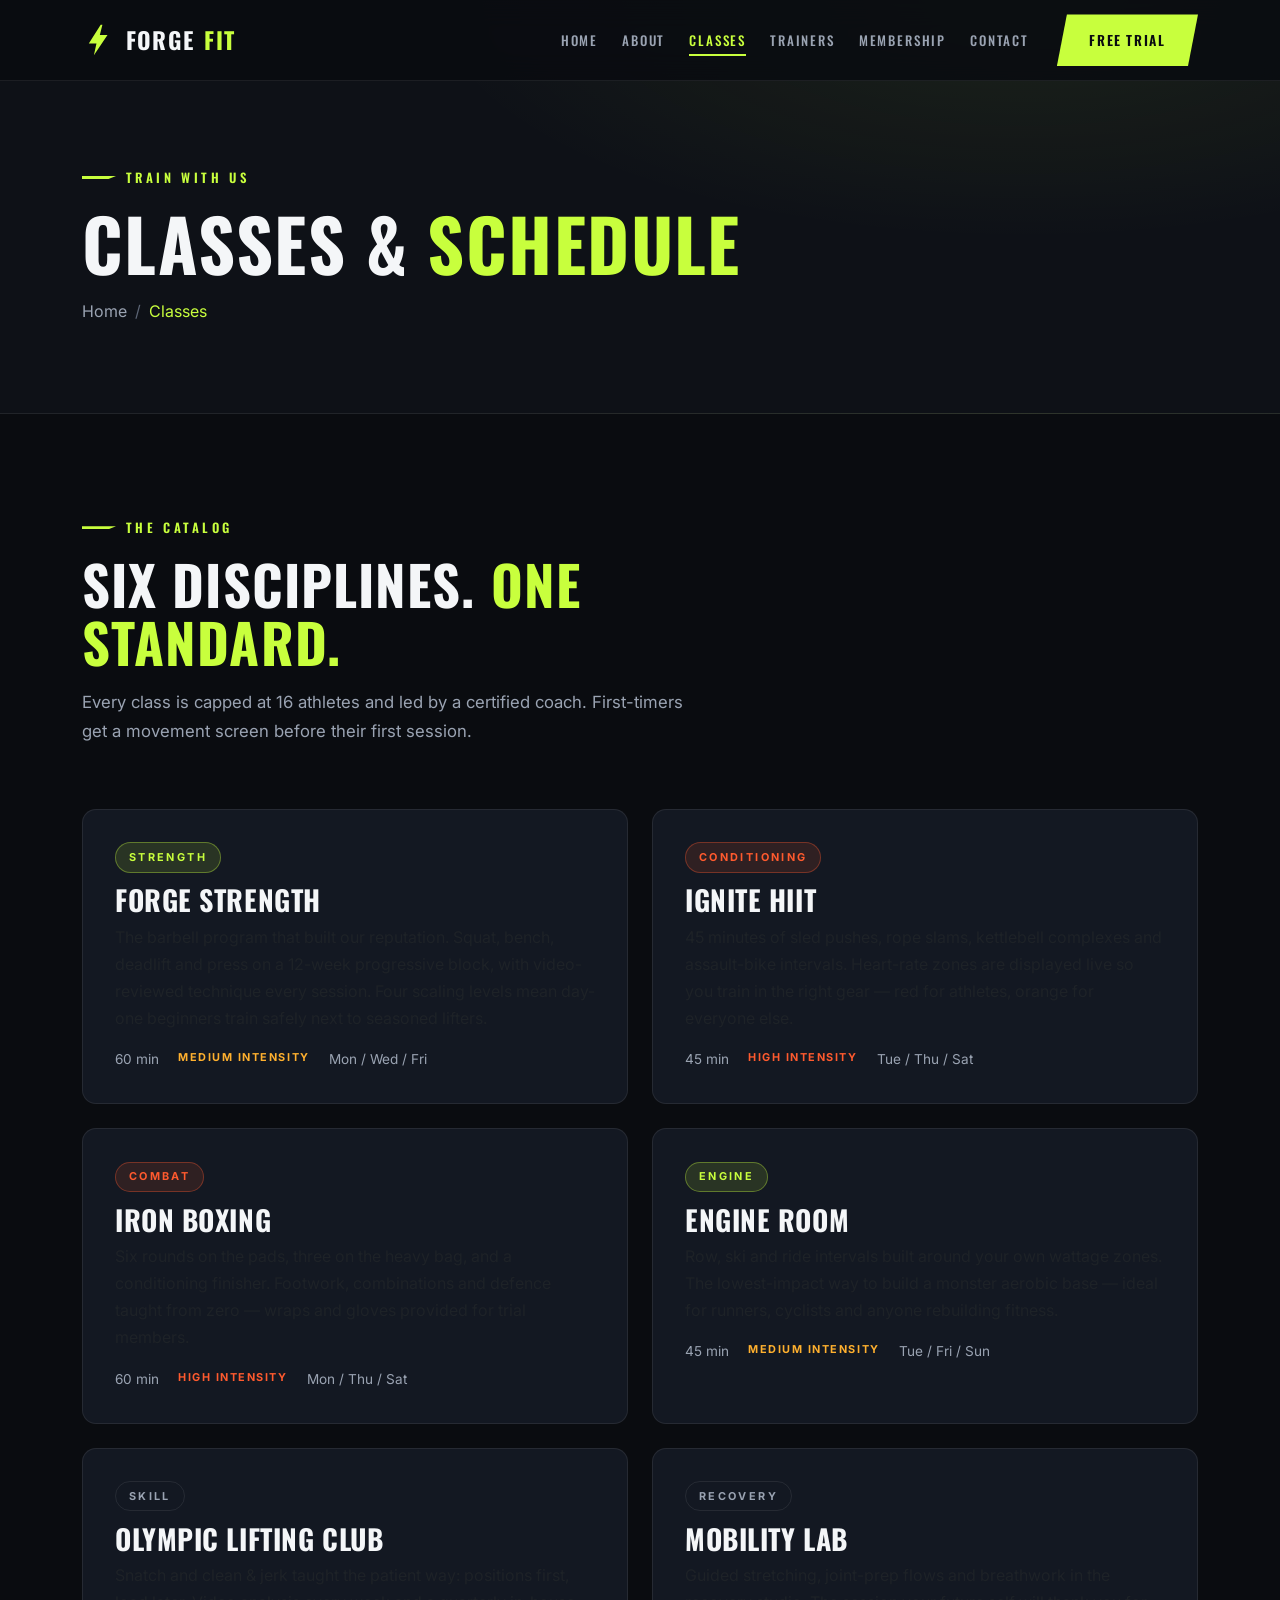
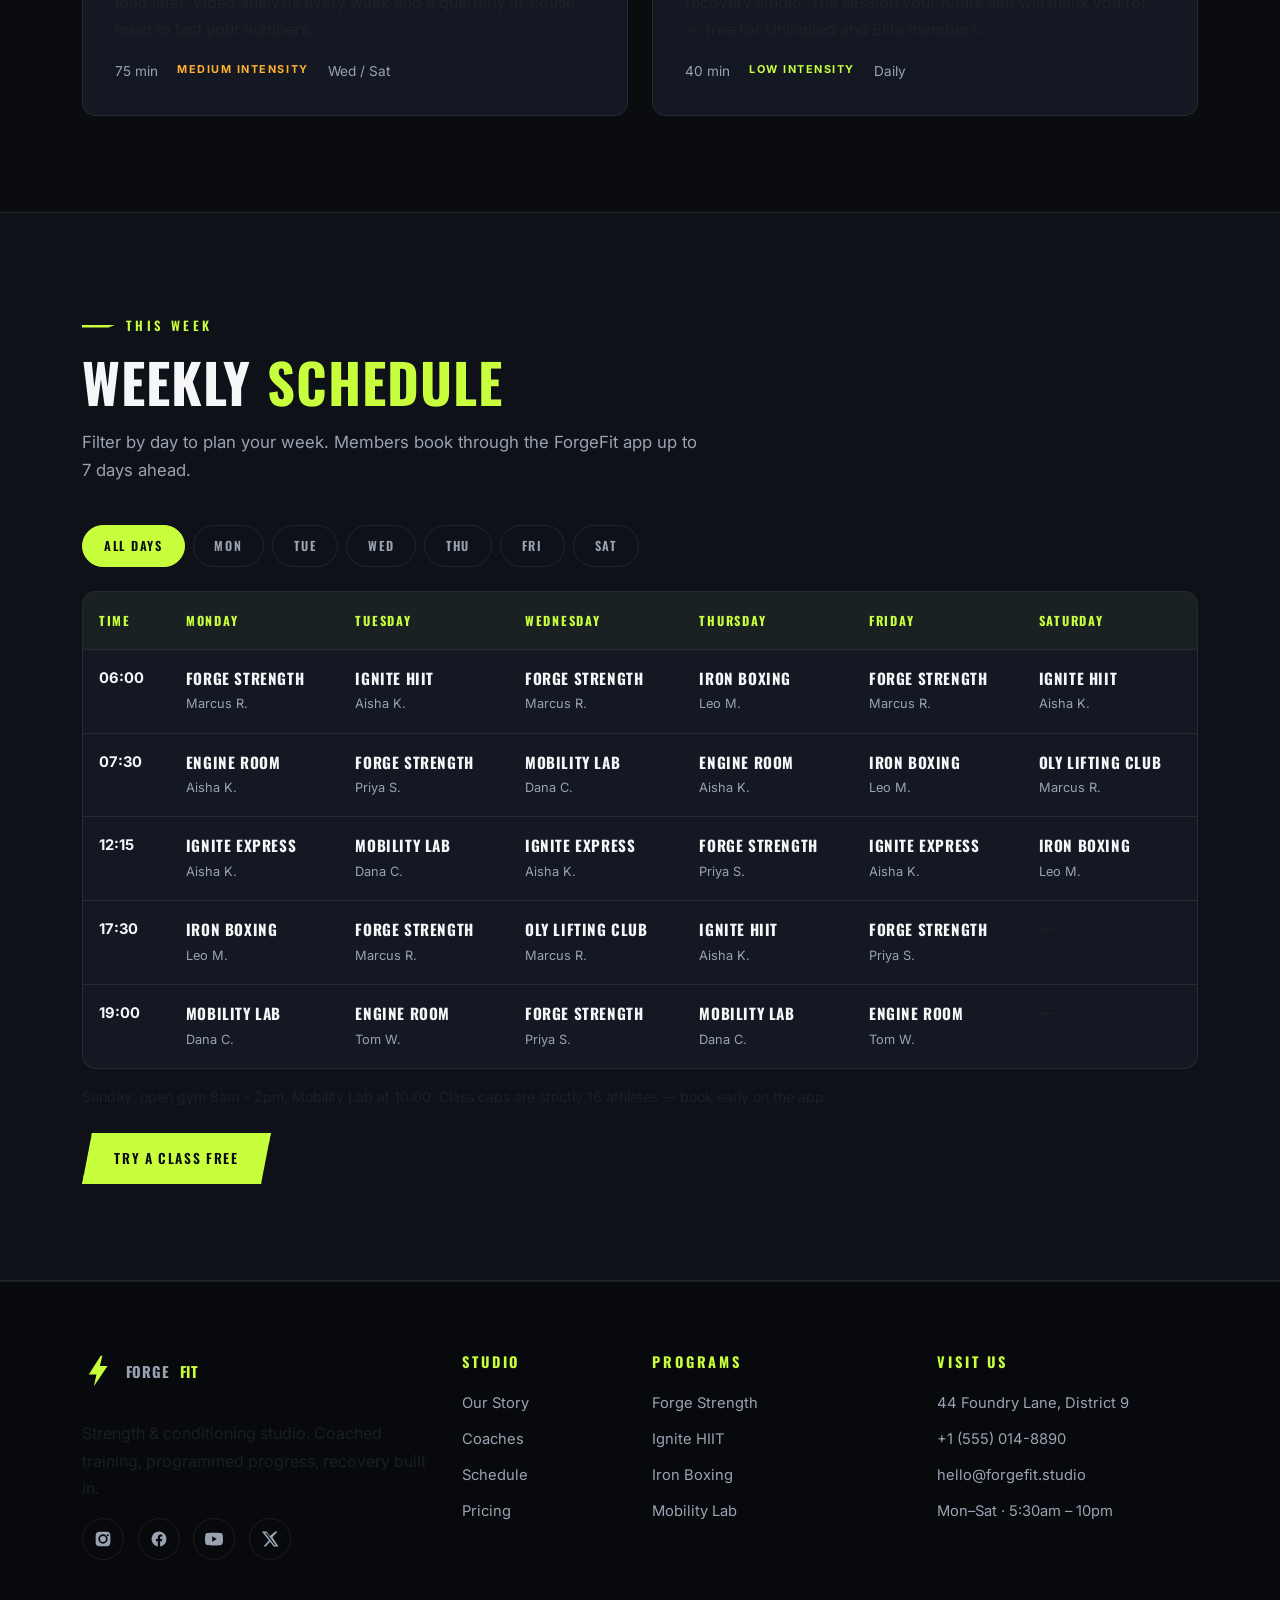
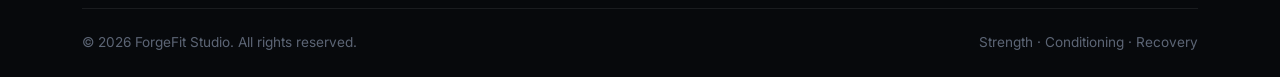
<file: forgefit/classes.html>
<!DOCTYPE html>
<html lang="en">
<head>
  <meta charset="UTF-8">
  <meta name="viewport" content="width=device-width, initial-scale=1.0">
  <meta name="description" content="ForgeFit class catalog and weekly schedule — strength, HIIT, boxing, engine conditioning, Olympic lifting and mobility.">
  <title>Classes &amp; Schedule — ForgeFit Strength &amp; Conditioning Studio</title>
  <link href="https://cdn.jsdelivr.net/npm/bootstrap@5.3.3/dist/css/bootstrap.min.css" rel="stylesheet">
  <link rel="preconnect" href="https://fonts.googleapis.com">
  <link rel="preconnect" href="https://fonts.gstatic.com" crossorigin>
  <link href="https://fonts.googleapis.com/css2?family=Inter:wght@400;500;600&family=Oswald:wght@500;600;700&display=swap" rel="stylesheet">
  <link rel="stylesheet" href="assets/css/style.css">
</head>
<body>

  <nav class="navbar navbar-expand-lg navbar-forge fixed-top" id="mainNav" aria-label="Main navigation">
    <div class="container">
      <a class="brand-mark" href="index.html" aria-label="ForgeFit home">
        <svg viewBox="0 0 40 40" fill="none" aria-hidden="true"><path d="M22 2 8 24h9l-3 14 16-24h-9l3-12z" fill="#C8FF3D"/></svg>
        FORGE<span class="volt">FIT</span>
      </a>
      <button class="navbar-toggler" type="button" data-bs-toggle="collapse" data-bs-target="#navMenu"
              aria-controls="navMenu" aria-expanded="false" aria-label="Toggle navigation">
        <span class="navbar-toggler-icon"></span>
      </button>
      <div class="collapse navbar-collapse" id="navMenu">
        <ul class="navbar-nav ms-auto align-items-lg-center">
          <li class="nav-item"><a class="nav-link" href="index.html">Home</a></li>
          <li class="nav-item"><a class="nav-link" href="about.html">About</a></li>
          <li class="nav-item"><a class="nav-link active" aria-current="page" href="classes.html">Classes</a></li>
          <li class="nav-item"><a class="nav-link" href="trainers.html">Trainers</a></li>
          <li class="nav-item"><a class="nav-link" href="membership.html">Membership</a></li>
          <li class="nav-item"><a class="nav-link" href="contact.html">Contact</a></li>
          <li class="nav-item ms-lg-3"><a class="btn btn-volt btn-sm" href="contact.html#trial">Free Trial</a></li>
        </ul>
      </div>
    </div>
  </nav>

  <header class="page-hero">
    <div class="container">
      <span class="kicker">Train With Us</span>
      <h1>Classes &amp; <span class="accent">Schedule</span></h1>
      <nav aria-label="breadcrumb">
        <ol class="breadcrumb">
          <li class="breadcrumb-item"><a href="index.html">Home</a></li>
          <li class="breadcrumb-item active" aria-current="page">Classes</li>
        </ol>
      </nav>
    </div>
  </header>

  <!-- Program catalog -->
  <section class="section">
    <div class="container">
      <div class="row mb-5">
        <div class="col-lg-8 reveal">
          <span class="kicker">The Catalog</span>
          <h2 class="section-title">Six Disciplines. <span class="accent">One Standard.</span></h2>
          <p class="section-sub">Every class is capped at 16 athletes and led by a certified coach. First-timers get a movement screen before their first session.</p>
        </div>
      </div>
      <div class="row g-4">
        <div class="col-md-6 reveal">
          <article class="f-card">
            <span class="tag tag-volt">Strength</span>
            <h3>Forge Strength</h3>
            <p class="text-muted">The barbell program that built our reputation. Squat, bench, deadlift and press on a 12-week progressive block, with video-reviewed technique every session. Four scaling levels mean day-one beginners train safely next to seasoned lifters.</p>
            <div class="meta-row">
              <span>60 min</span><span class="intensity int-med">Medium intensity</span><span>Mon / Wed / Fri</span>
            </div>
          </article>
        </div>
        <div class="col-md-6 reveal">
          <article class="f-card">
            <span class="tag tag-ember">Conditioning</span>
            <h3>Ignite HIIT</h3>
            <p class="text-muted">45 minutes of sled pushes, rope slams, kettlebell complexes and assault-bike intervals. Heart-rate zones are displayed live so you train in the right gear — red for athletes, orange for everyone else.</p>
            <div class="meta-row">
              <span>45 min</span><span class="intensity int-high">High intensity</span><span>Tue / Thu / Sat</span>
            </div>
          </article>
        </div>
        <div class="col-md-6 reveal">
          <article class="f-card">
            <span class="tag tag-ember">Combat</span>
            <h3>Iron Boxing</h3>
            <p class="text-muted">Six rounds on the pads, three on the heavy bag, and a conditioning finisher. Footwork, combinations and defence taught from zero — wraps and gloves provided for trial members.</p>
            <div class="meta-row">
              <span>60 min</span><span class="intensity int-high">High intensity</span><span>Mon / Thu / Sat</span>
            </div>
          </article>
        </div>
        <div class="col-md-6 reveal">
          <article class="f-card">
            <span class="tag tag-volt">Engine</span>
            <h3>Engine Room</h3>
            <p class="text-muted">Row, ski and ride intervals built around your own wattage zones. The lowest-impact way to build a monster aerobic base — ideal for runners, cyclists and anyone rebuilding fitness.</p>
            <div class="meta-row">
              <span>45 min</span><span class="intensity int-med">Medium intensity</span><span>Tue / Fri / Sun</span>
            </div>
          </article>
        </div>
        <div class="col-md-6 reveal">
          <article class="f-card">
            <span class="tag tag-line">Skill</span>
            <h3>Olympic Lifting Club</h3>
            <p class="text-muted">Snatch and clean &amp; jerk taught the patient way: positions first, load later. Video analysis every week and a quarterly in-house meet to test your numbers.</p>
            <div class="meta-row">
              <span>75 min</span><span class="intensity int-med">Medium intensity</span><span>Wed / Sat</span>
            </div>
          </article>
        </div>
        <div class="col-md-6 reveal">
          <article class="f-card">
            <span class="tag tag-line">Recovery</span>
            <h3>Mobility Lab</h3>
            <p class="text-muted">Guided stretching, joint-prep flows and breathwork in the recovery studio. The session your future self will thank you for — free for Unlimited and Elite members.</p>
            <div class="meta-row">
              <span>40 min</span><span class="intensity int-low">Low intensity</span><span>Daily</span>
            </div>
          </article>
        </div>
      </div>
    </div>
  </section>

  <!-- Weekly schedule -->
  <section class="section section-alt" id="schedule">
    <div class="container">
      <div class="row mb-4">
        <div class="col-lg-8 reveal">
          <span class="kicker">This Week</span>
          <h2 class="section-title">Weekly <span class="accent">Schedule</span></h2>
          <p class="section-sub">Filter by day to plan your week. Members book through the ForgeFit app up to 7 days ahead.</p>
        </div>
      </div>
      <div class="d-flex flex-wrap gap-2 mb-4 reveal" role="group" aria-label="Filter schedule by day">
        <button class="filter-btn active" data-sched-day="all">All Days</button>
        <button class="filter-btn" data-sched-day="mon">Mon</button>
        <button class="filter-btn" data-sched-day="tue">Tue</button>
        <button class="filter-btn" data-sched-day="wed">Wed</button>
        <button class="filter-btn" data-sched-day="thu">Thu</button>
        <button class="filter-btn" data-sched-day="fri">Fri</button>
        <button class="filter-btn" data-sched-day="sat">Sat</button>
      </div>
      <div class="sched-wrap reveal">
        <table class="sched">
          <thead>
            <tr><th>Time</th><th>Monday</th><th>Tuesday</th><th>Wednesday</th><th>Thursday</th><th>Friday</th><th>Saturday</th></tr>
          </thead>
          <tbody>
            <tr data-days="mon tue wed thu fri sat">
              <td><strong>06:00</strong></td>
              <td class="class-cell"><strong>Forge Strength</strong><span class="coach">Marcus R.</span></td>
              <td class="class-cell"><strong>Ignite HIIT</strong><span class="coach">Aisha K.</span></td>
              <td class="class-cell"><strong>Forge Strength</strong><span class="coach">Marcus R.</span></td>
              <td class="class-cell"><strong>Iron Boxing</strong><span class="coach">Leo M.</span></td>
              <td class="class-cell"><strong>Forge Strength</strong><span class="coach">Marcus R.</span></td>
              <td class="class-cell"><strong>Ignite HIIT</strong><span class="coach">Aisha K.</span></td>
            </tr>
            <tr data-days="mon tue wed thu fri sat">
              <td><strong>07:30</strong></td>
              <td class="class-cell"><strong>Engine Room</strong><span class="coach">Aisha K.</span></td>
              <td class="class-cell"><strong>Forge Strength</strong><span class="coach">Priya S.</span></td>
              <td class="class-cell"><strong>Mobility Lab</strong><span class="coach">Dana C.</span></td>
              <td class="class-cell"><strong>Engine Room</strong><span class="coach">Aisha K.</span></td>
              <td class="class-cell"><strong>Iron Boxing</strong><span class="coach">Leo M.</span></td>
              <td class="class-cell"><strong>Oly Lifting Club</strong><span class="coach">Marcus R.</span></td>
            </tr>
            <tr data-days="mon tue wed thu fri sat">
              <td><strong>12:15</strong></td>
              <td class="class-cell"><strong>Ignite Express</strong><span class="coach">Aisha K.</span></td>
              <td class="class-cell"><strong>Mobility Lab</strong><span class="coach">Dana C.</span></td>
              <td class="class-cell"><strong>Ignite Express</strong><span class="coach">Aisha K.</span></td>
              <td class="class-cell"><strong>Forge Strength</strong><span class="coach">Priya S.</span></td>
              <td class="class-cell"><strong>Ignite Express</strong><span class="coach">Aisha K.</span></td>
              <td class="class-cell"><strong>Iron Boxing</strong><span class="coach">Leo M.</span></td>
            </tr>
            <tr data-days="mon tue wed thu fri">
              <td><strong>17:30</strong></td>
              <td class="class-cell"><strong>Iron Boxing</strong><span class="coach">Leo M.</span></td>
              <td class="class-cell"><strong>Forge Strength</strong><span class="coach">Marcus R.</span></td>
              <td class="class-cell"><strong>Oly Lifting Club</strong><span class="coach">Marcus R.</span></td>
              <td class="class-cell"><strong>Ignite HIIT</strong><span class="coach">Aisha K.</span></td>
              <td class="class-cell"><strong>Forge Strength</strong><span class="coach">Priya S.</span></td>
              <td class="class-cell"><span class="text-muted">—</span></td>
            </tr>
            <tr data-days="mon tue wed thu fri">
              <td><strong>19:00</strong></td>
              <td class="class-cell"><strong>Mobility Lab</strong><span class="coach">Dana C.</span></td>
              <td class="class-cell"><strong>Engine Room</strong><span class="coach">Tom W.</span></td>
              <td class="class-cell"><strong>Forge Strength</strong><span class="coach">Priya S.</span></td>
              <td class="class-cell"><strong>Mobility Lab</strong><span class="coach">Dana C.</span></td>
              <td class="class-cell"><strong>Engine Room</strong><span class="coach">Tom W.</span></td>
              <td class="class-cell"><span class="text-muted">—</span></td>
            </tr>
          </tbody>
        </table>
      </div>
      <p class="text-muted mt-3 reveal" style="font-size:.88rem;">Sunday: open gym 8am – 2pm, Mobility Lab at 10:00. Class caps are strictly 16 athletes — book early on the app.</p>
      <div class="mt-4 reveal">
        <a href="contact.html#trial" class="btn btn-volt">Try a Class Free</a>
      </div>
    </div>
  </section>

  <footer class="footer">
    <div class="container">
      <div class="row g-4">
        <div class="col-lg-4">
          <a class="brand-mark mb-3" href="index.html">
            <svg viewBox="0 0 40 40" fill="none" aria-hidden="true"><path d="M22 2 8 24h9l-3 14 16-24h-9l3-12z" fill="#C8FF3D"/></svg>
            FORGE<span class="volt">FIT</span>
          </a>
          <p class="text-muted mt-3">Strength &amp; conditioning studio. Coached training, programmed progress, recovery built in.</p>
          <div class="mt-3">
            <a class="social-btn" href="#" aria-label="Instagram"><svg viewBox="0 0 24 24"><path d="M12 2.2c3.2 0 3.6 0 4.9.1 3.3.1 4.8 1.7 4.9 4.9.1 1.3.1 1.6.1 4.8s0 3.6-.1 4.8c-.1 3.2-1.7 4.8-4.9 4.9-1.3.1-1.6.1-4.9.1s-3.6 0-4.9-.1c-3.3-.1-4.8-1.7-4.9-4.9C2.2 15.6 2.2 15.2 2.2 12s0-3.6.1-4.8C2.4 4 4 2.4 7.2 2.3 8.4 2.2 8.8 2.2 12 2.2zm0 3.6a6.2 6.2 0 1 0 0 12.4 6.2 6.2 0 0 0 0-12.4zm0 10.2a4 4 0 1 1 0-8 4 4 0 0 1 0 8zm6.4-10.5a1.4 1.4 0 1 0 0 2.9 1.4 1.4 0 0 0 0-2.9z"/></svg></a>
            <a class="social-btn" href="#" aria-label="Facebook"><svg viewBox="0 0 24 24"><path d="M22 12a10 10 0 1 0-11.6 9.9v-7H7.9V12h2.5V9.8c0-2.5 1.5-3.9 3.8-3.9 1.1 0 2.2.2 2.2.2v2.5h-1.3c-1.2 0-1.6.8-1.6 1.6V12h2.8l-.4 2.9h-2.4v7A10 10 0 0 0 22 12z"/></svg></a>
            <a class="social-btn" href="#" aria-label="YouTube"><svg viewBox="0 0 24 24"><path d="M23.5 6.2a3 3 0 0 0-2.1-2.1C19.5 3.5 12 3.5 12 3.5s-7.5 0-9.4.6A3 3 0 0 0 .5 6.2 31 31 0 0 0 0 12a31 31 0 0 0 .5 5.8 3 3 0 0 0 2.1 2.1c1.9.6 9.4.6 9.4.6s7.5 0 9.4-.6a3 3 0 0 0 2.1-2.1A31 31 0 0 0 24 12a31 31 0 0 0-.5-5.8zM9.6 15.6V8.4L15.8 12l-6.2 3.6z"/></svg></a>
            <a class="social-btn" href="#" aria-label="X"><svg viewBox="0 0 24 24"><path d="M18.9 2H22l-6.8 7.8L23.3 22h-6.3l-4.9-6.4L6.4 22H3.3l7.3-8.3L1 2h6.5l4.4 5.9L18.9 2zm-1.1 18h1.7L7.6 3.9H5.7L17.8 20z"/></svg></a>
          </div>
        </div>
        <div class="col-6 col-lg-2">
          <h5>Studio</h5>
          <ul>
            <li><a href="about.html">Our Story</a></li>
            <li><a href="trainers.html">Coaches</a></li>
            <li><a href="classes.html">Schedule</a></li>
            <li><a href="membership.html">Pricing</a></li>
          </ul>
        </div>
        <div class="col-6 col-lg-3">
          <h5>Programs</h5>
          <ul>
            <li><a href="classes.html">Forge Strength</a></li>
            <li><a href="classes.html">Ignite HIIT</a></li>
            <li><a href="classes.html">Iron Boxing</a></li>
            <li><a href="classes.html">Mobility Lab</a></li>
          </ul>
        </div>
        <div class="col-lg-3">
          <h5>Visit Us</h5>
          <ul>
            <li><a href="contact.html">44 Foundry Lane, District 9</a></li>
            <li><a href="tel:+15550148890">+1 (555) 014-8890</a></li>
            <li><a href="mailto:hello@forgefit.studio">hello@forgefit.studio</a></li>
            <li><a href="contact.html">Mon–Sat · 5:30am – 10pm</a></li>
          </ul>
        </div>
      </div>
      <div class="footer-bottom d-flex flex-wrap justify-content-between gap-2">
        <span>© <span class="js-year">2026</span> ForgeFit Studio. All rights reserved.</span>
        <span>Strength · Conditioning · Recovery</span>
      </div>
    </div>
  </footer>

  <button id="toTop" aria-label="Back to top">↑</button>

  <script src="https://cdn.jsdelivr.net/npm/bootstrap@5.3.3/dist/js/bootstrap.bundle.min.js"></script>
  <script src="assets/js/main.js"></script>
</body>
</html>
</file>
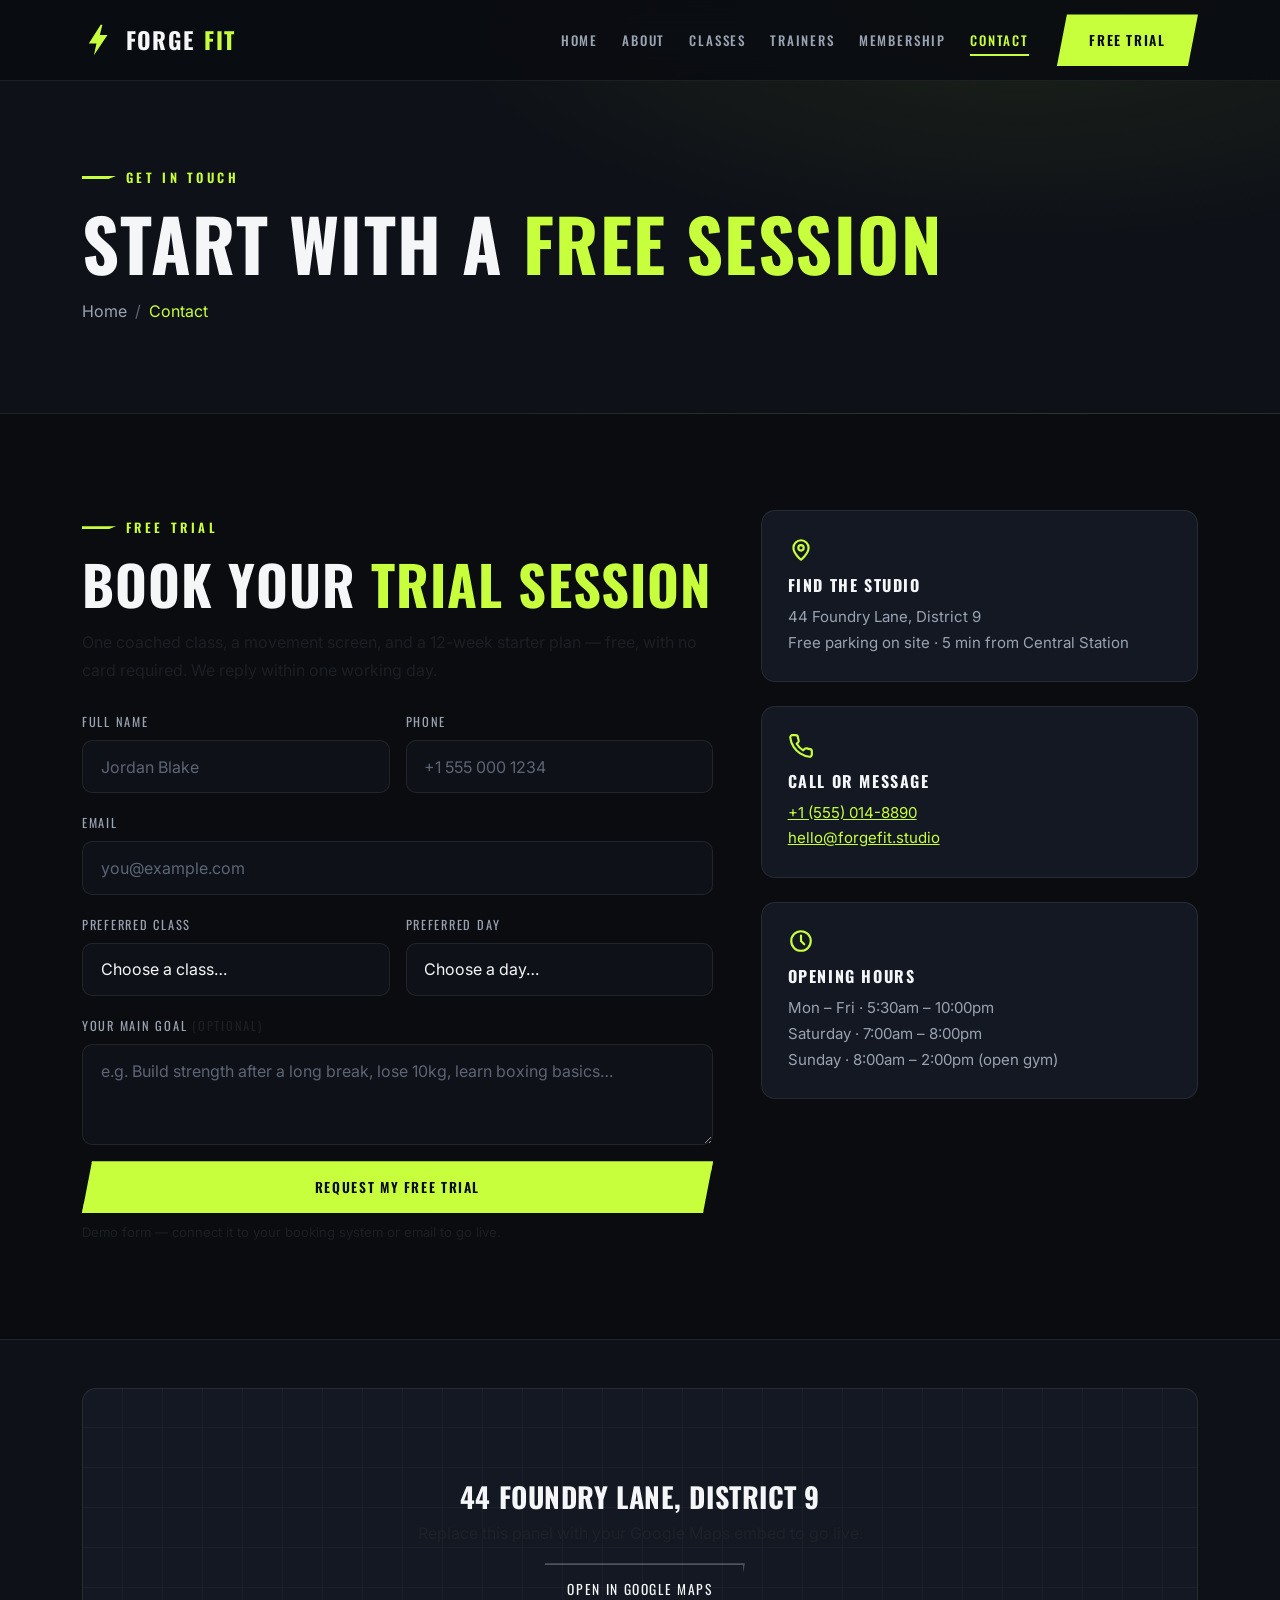
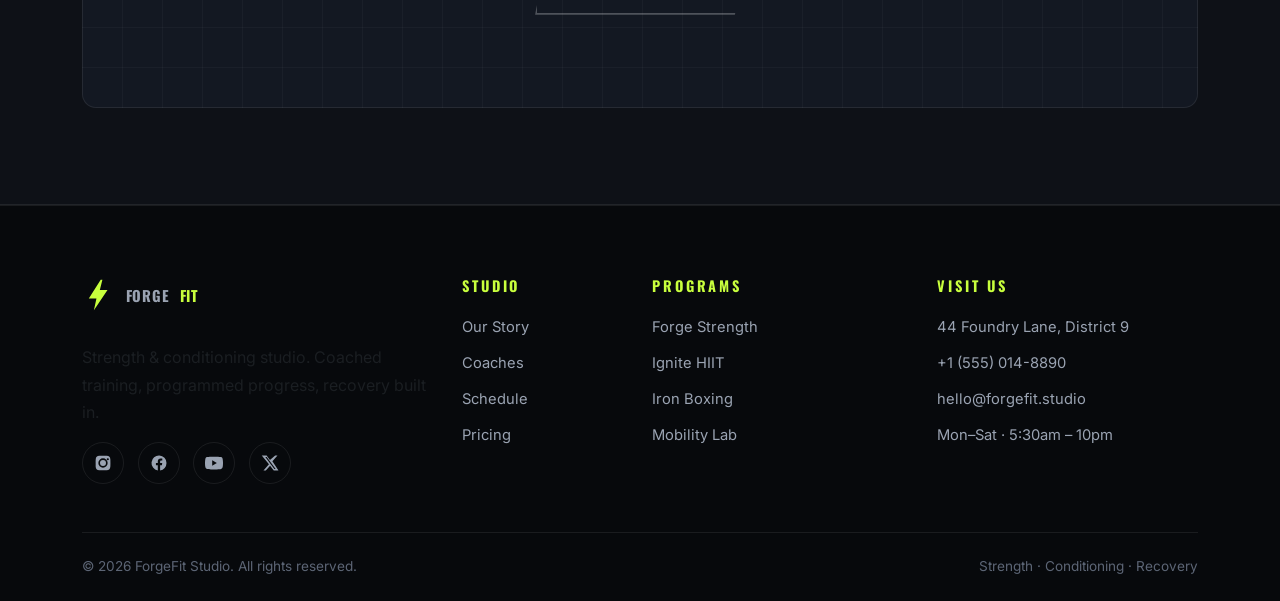
<file: forgefit/contact.html>
<!DOCTYPE html>
<html lang="en">
<head>
  <meta charset="UTF-8">
  <meta name="viewport" content="width=device-width, initial-scale=1.0">
  <meta name="description" content="Contact ForgeFit — book a free trial session, find the studio, or ask us anything.">
  <title>Contact — ForgeFit Strength &amp; Conditioning Studio</title>
  <link href="https://cdn.jsdelivr.net/npm/bootstrap@5.3.3/dist/css/bootstrap.min.css" rel="stylesheet">
  <link rel="preconnect" href="https://fonts.googleapis.com">
  <link rel="preconnect" href="https://fonts.gstatic.com" crossorigin>
  <link href="https://fonts.googleapis.com/css2?family=Inter:wght@400;500;600&family=Oswald:wght@500;600;700&display=swap" rel="stylesheet">
  <link rel="stylesheet" href="assets/css/style.css">
</head>
<body>

  <nav class="navbar navbar-expand-lg navbar-forge fixed-top" id="mainNav" aria-label="Main navigation">
    <div class="container">
      <a class="brand-mark" href="index.html" aria-label="ForgeFit home">
        <svg viewBox="0 0 40 40" fill="none" aria-hidden="true"><path d="M22 2 8 24h9l-3 14 16-24h-9l3-12z" fill="#C8FF3D"/></svg>
        FORGE<span class="volt">FIT</span>
      </a>
      <button class="navbar-toggler" type="button" data-bs-toggle="collapse" data-bs-target="#navMenu"
              aria-controls="navMenu" aria-expanded="false" aria-label="Toggle navigation">
        <span class="navbar-toggler-icon"></span>
      </button>
      <div class="collapse navbar-collapse" id="navMenu">
        <ul class="navbar-nav ms-auto align-items-lg-center">
          <li class="nav-item"><a class="nav-link" href="index.html">Home</a></li>
          <li class="nav-item"><a class="nav-link" href="about.html">About</a></li>
          <li class="nav-item"><a class="nav-link" href="classes.html">Classes</a></li>
          <li class="nav-item"><a class="nav-link" href="trainers.html">Trainers</a></li>
          <li class="nav-item"><a class="nav-link" href="membership.html">Membership</a></li>
          <li class="nav-item"><a class="nav-link active" aria-current="page" href="contact.html">Contact</a></li>
          <li class="nav-item ms-lg-3"><a class="btn btn-volt btn-sm" href="contact.html#trial">Free Trial</a></li>
        </ul>
      </div>
    </div>
  </nav>

  <header class="page-hero">
    <div class="container">
      <span class="kicker">Get in Touch</span>
      <h1>Start With a <span class="accent">Free Session</span></h1>
      <nav aria-label="breadcrumb">
        <ol class="breadcrumb">
          <li class="breadcrumb-item"><a href="index.html">Home</a></li>
          <li class="breadcrumb-item active" aria-current="page">Contact</li>
        </ol>
      </nav>
    </div>
  </header>

  <!-- Trial booking -->
  <section class="section" id="trial">
    <div class="container">
      <div class="row g-5">
        <div class="col-lg-7 reveal">
          <span class="kicker">Free Trial</span>
          <h2 class="section-title mb-3">Book Your <span class="accent">Trial Session</span></h2>
          <p class="text-muted mb-4">One coached class, a movement screen, and a 12-week starter plan — free, with no card required. We reply within one working day.</p>

          <form id="trialForm" class="needs-validate" data-success="trialDone" novalidate>
            <div class="row g-3">
              <div class="col-md-6">
                <label class="form-label" for="tName">Full name</label>
                <input type="text" class="form-control" id="tName" placeholder="Jordan Blake" required>
                <div class="invalid-feedback">Please enter your name.</div>
              </div>
              <div class="col-md-6">
                <label class="form-label" for="tPhone">Phone</label>
                <input type="tel" class="form-control" id="tPhone" placeholder="+1 555 000 1234" required>
                <div class="invalid-feedback">Please enter a phone number.</div>
              </div>
              <div class="col-12">
                <label class="form-label" for="tEmail">Email</label>
                <input type="email" class="form-control" id="tEmail" placeholder="you@example.com" required>
                <div class="invalid-feedback">Please enter a valid email address.</div>
              </div>
              <div class="col-md-6">
                <label class="form-label" for="tClass">Preferred class</label>
                <select class="form-select" id="tClass" required>
                  <option value="" selected disabled>Choose a class…</option>
                  <option>Forge Strength</option>
                  <option>Ignite HIIT</option>
                  <option>Iron Boxing</option>
                  <option>Engine Room</option>
                  <option>Olympic Lifting Club</option>
                  <option>Mobility Lab</option>
                  <option>Not sure — advise me</option>
                </select>
                <div class="invalid-feedback">Please choose a class.</div>
              </div>
              <div class="col-md-6">
                <label class="form-label" for="tDay">Preferred day</label>
                <select class="form-select" id="tDay" required>
                  <option value="" selected disabled>Choose a day…</option>
                  <option>Monday</option><option>Tuesday</option><option>Wednesday</option>
                  <option>Thursday</option><option>Friday</option><option>Saturday</option>
                </select>
                <div class="invalid-feedback">Please choose a day.</div>
              </div>
              <div class="col-12">
                <label class="form-label" for="tGoal">Your main goal <span class="text-muted">(optional)</span></label>
                <textarea class="form-control" id="tGoal" rows="3" placeholder="e.g. Build strength after a long break, lose 10kg, learn boxing basics…"></textarea>
              </div>
              <div class="col-12">
                <button type="submit" class="btn btn-volt w-100">Request My Free Trial</button>
                <p class="text-muted mt-2 mb-0" style="font-size:.82rem;">Demo form — connect it to your booking system or email to go live.</p>
              </div>
            </div>
          </form>

          <div id="trialDone" style="display:none;" class="f-card text-center">
            <div class="icon-tile mx-auto"><svg viewBox="0 0 24 24" fill="none" stroke-width="2" stroke-linecap="round" stroke-linejoin="round"><path d="M20 6 9 17l-5-5"/></svg></div>
            <h3>Request received!</h3>
            <p class="text-muted mb-0">Thanks — a coach will call you within one working day to confirm your trial session. See you on the floor.</p>
          </div>
        </div>

        <div class="col-lg-5 reveal">
          <div class="row g-4">
            <div class="col-12">
              <div class="info-card">
                <svg viewBox="0 0 24 24" fill="none" stroke-width="2" stroke-linecap="round" stroke-linejoin="round"><path d="M12 21s-7-5.5-7-11a7 7 0 0 1 14 0c0 5.5-7 11-7 11z"/><circle cx="12" cy="10" r="2.5"/></svg>
                <h4>Find the Studio</h4>
                <p>44 Foundry Lane, District 9<br>Free parking on site · 5 min from Central Station</p>
              </div>
            </div>
            <div class="col-12">
              <div class="info-card">
                <svg viewBox="0 0 24 24" fill="none" stroke-width="2" stroke-linecap="round" stroke-linejoin="round"><path d="M22 16.9v3a2 2 0 0 1-2.2 2 19.8 19.8 0 0 1-8.6-3.1 19.5 19.5 0 0 1-6-6A19.8 19.8 0 0 1 2.1 4.2 2 2 0 0 1 4.1 2h3a2 2 0 0 1 2 1.7c.1 1 .4 2 .7 2.9a2 2 0 0 1-.5 2.1L8 10a16 16 0 0 0 6 6l1.3-1.3a2 2 0 0 1 2.1-.5c.9.3 1.9.6 2.9.7a2 2 0 0 1 1.7 2z"/></svg>
                <h4>Call or Message</h4>
                <p><a href="tel:+15550148890" style="color:var(--volt);">+1 (555) 014-8890</a><br><a href="mailto:hello@forgefit.studio" style="color:var(--volt);">hello@forgefit.studio</a></p>
              </div>
            </div>
            <div class="col-12">
              <div class="info-card">
                <svg viewBox="0 0 24 24" fill="none" stroke-width="2" stroke-linecap="round"><circle cx="12" cy="12" r="9"/><path d="M12 7v5l3 3"/></svg>
                <h4>Opening Hours</h4>
                <p>Mon – Fri · 5:30am – 10:00pm<br>Saturday · 7:00am – 8:00pm<br>Sunday · 8:00am – 2:00pm (open gym)</p>
              </div>
            </div>
          </div>
        </div>
      </div>
    </div>
  </section>

  <!-- Map placeholder -->
  <section class="section section-alt pt-5">
    <div class="container">
      <div class="map-frame reveal">
        <div>
          <h3 class="mb-2">44 Foundry Lane, District 9</h3>
          <p class="text-muted mb-3">Replace this panel with your Google Maps embed to go live.</p>
          <a class="btn btn-ghost" href="https://maps.google.com/?q=Foundry+Lane" target="_blank" rel="noopener">Open in Google Maps</a>
        </div>
      </div>
    </div>
  </section>

  <footer class="footer">
    <div class="container">
      <div class="row g-4">
        <div class="col-lg-4">
          <a class="brand-mark mb-3" href="index.html">
            <svg viewBox="0 0 40 40" fill="none" aria-hidden="true"><path d="M22 2 8 24h9l-3 14 16-24h-9l3-12z" fill="#C8FF3D"/></svg>
            FORGE<span class="volt">FIT</span>
          </a>
          <p class="text-muted mt-3">Strength &amp; conditioning studio. Coached training, programmed progress, recovery built in.</p>
          <div class="mt-3">
            <a class="social-btn" href="#" aria-label="Instagram"><svg viewBox="0 0 24 24"><path d="M12 2.2c3.2 0 3.6 0 4.9.1 3.3.1 4.8 1.7 4.9 4.9.1 1.3.1 1.6.1 4.8s0 3.6-.1 4.8c-.1 3.2-1.7 4.8-4.9 4.9-1.3.1-1.6.1-4.9.1s-3.6 0-4.9-.1c-3.3-.1-4.8-1.7-4.9-4.9C2.2 15.6 2.2 15.2 2.2 12s0-3.6.1-4.8C2.4 4 4 2.4 7.2 2.3 8.4 2.2 8.8 2.2 12 2.2zm0 3.6a6.2 6.2 0 1 0 0 12.4 6.2 6.2 0 0 0 0-12.4zm0 10.2a4 4 0 1 1 0-8 4 4 0 0 1 0 8zm6.4-10.5a1.4 1.4 0 1 0 0 2.9 1.4 1.4 0 0 0 0-2.9z"/></svg></a>
            <a class="social-btn" href="#" aria-label="Facebook"><svg viewBox="0 0 24 24"><path d="M22 12a10 10 0 1 0-11.6 9.9v-7H7.9V12h2.5V9.8c0-2.5 1.5-3.9 3.8-3.9 1.1 0 2.2.2 2.2.2v2.5h-1.3c-1.2 0-1.6.8-1.6 1.6V12h2.8l-.4 2.9h-2.4v7A10 10 0 0 0 22 12z"/></svg></a>
            <a class="social-btn" href="#" aria-label="YouTube"><svg viewBox="0 0 24 24"><path d="M23.5 6.2a3 3 0 0 0-2.1-2.1C19.5 3.5 12 3.5 12 3.5s-7.5 0-9.4.6A3 3 0 0 0 .5 6.2 31 31 0 0 0 0 12a31 31 0 0 0 .5 5.8 3 3 0 0 0 2.1 2.1c1.9.6 9.4.6 9.4.6s7.5 0 9.4-.6a3 3 0 0 0 2.1-2.1A31 31 0 0 0 24 12a31 31 0 0 0-.5-5.8zM9.6 15.6V8.4L15.8 12l-6.2 3.6z"/></svg></a>
            <a class="social-btn" href="#" aria-label="X"><svg viewBox="0 0 24 24"><path d="M18.9 2H22l-6.8 7.8L23.3 22h-6.3l-4.9-6.4L6.4 22H3.3l7.3-8.3L1 2h6.5l4.4 5.9L18.9 2zm-1.1 18h1.7L7.6 3.9H5.7L17.8 20z"/></svg></a>
          </div>
        </div>
        <div class="col-6 col-lg-2">
          <h5>Studio</h5>
          <ul>
            <li><a href="about.html">Our Story</a></li>
            <li><a href="trainers.html">Coaches</a></li>
            <li><a href="classes.html">Schedule</a></li>
            <li><a href="membership.html">Pricing</a></li>
          </ul>
        </div>
        <div class="col-6 col-lg-3">
          <h5>Programs</h5>
          <ul>
            <li><a href="classes.html">Forge Strength</a></li>
            <li><a href="classes.html">Ignite HIIT</a></li>
            <li><a href="classes.html">Iron Boxing</a></li>
            <li><a href="classes.html">Mobility Lab</a></li>
          </ul>
        </div>
        <div class="col-lg-3">
          <h5>Visit Us</h5>
          <ul>
            <li><a href="contact.html">44 Foundry Lane, District 9</a></li>
            <li><a href="tel:+15550148890">+1 (555) 014-8890</a></li>
            <li><a href="mailto:hello@forgefit.studio">hello@forgefit.studio</a></li>
            <li><a href="contact.html">Mon–Sat · 5:30am – 10pm</a></li>
          </ul>
        </div>
      </div>
      <div class="footer-bottom d-flex flex-wrap justify-content-between gap-2">
        <span>© <span class="js-year">2026</span> ForgeFit Studio. All rights reserved.</span>
        <span>Strength · Conditioning · Recovery</span>
      </div>
    </div>
  </footer>

  <button id="toTop" aria-label="Back to top">↑</button>

  <script src="https://cdn.jsdelivr.net/npm/bootstrap@5.3.3/dist/js/bootstrap.bundle.min.js"></script>
  <script src="assets/js/main.js"></script>
</body>
</html>
</file>
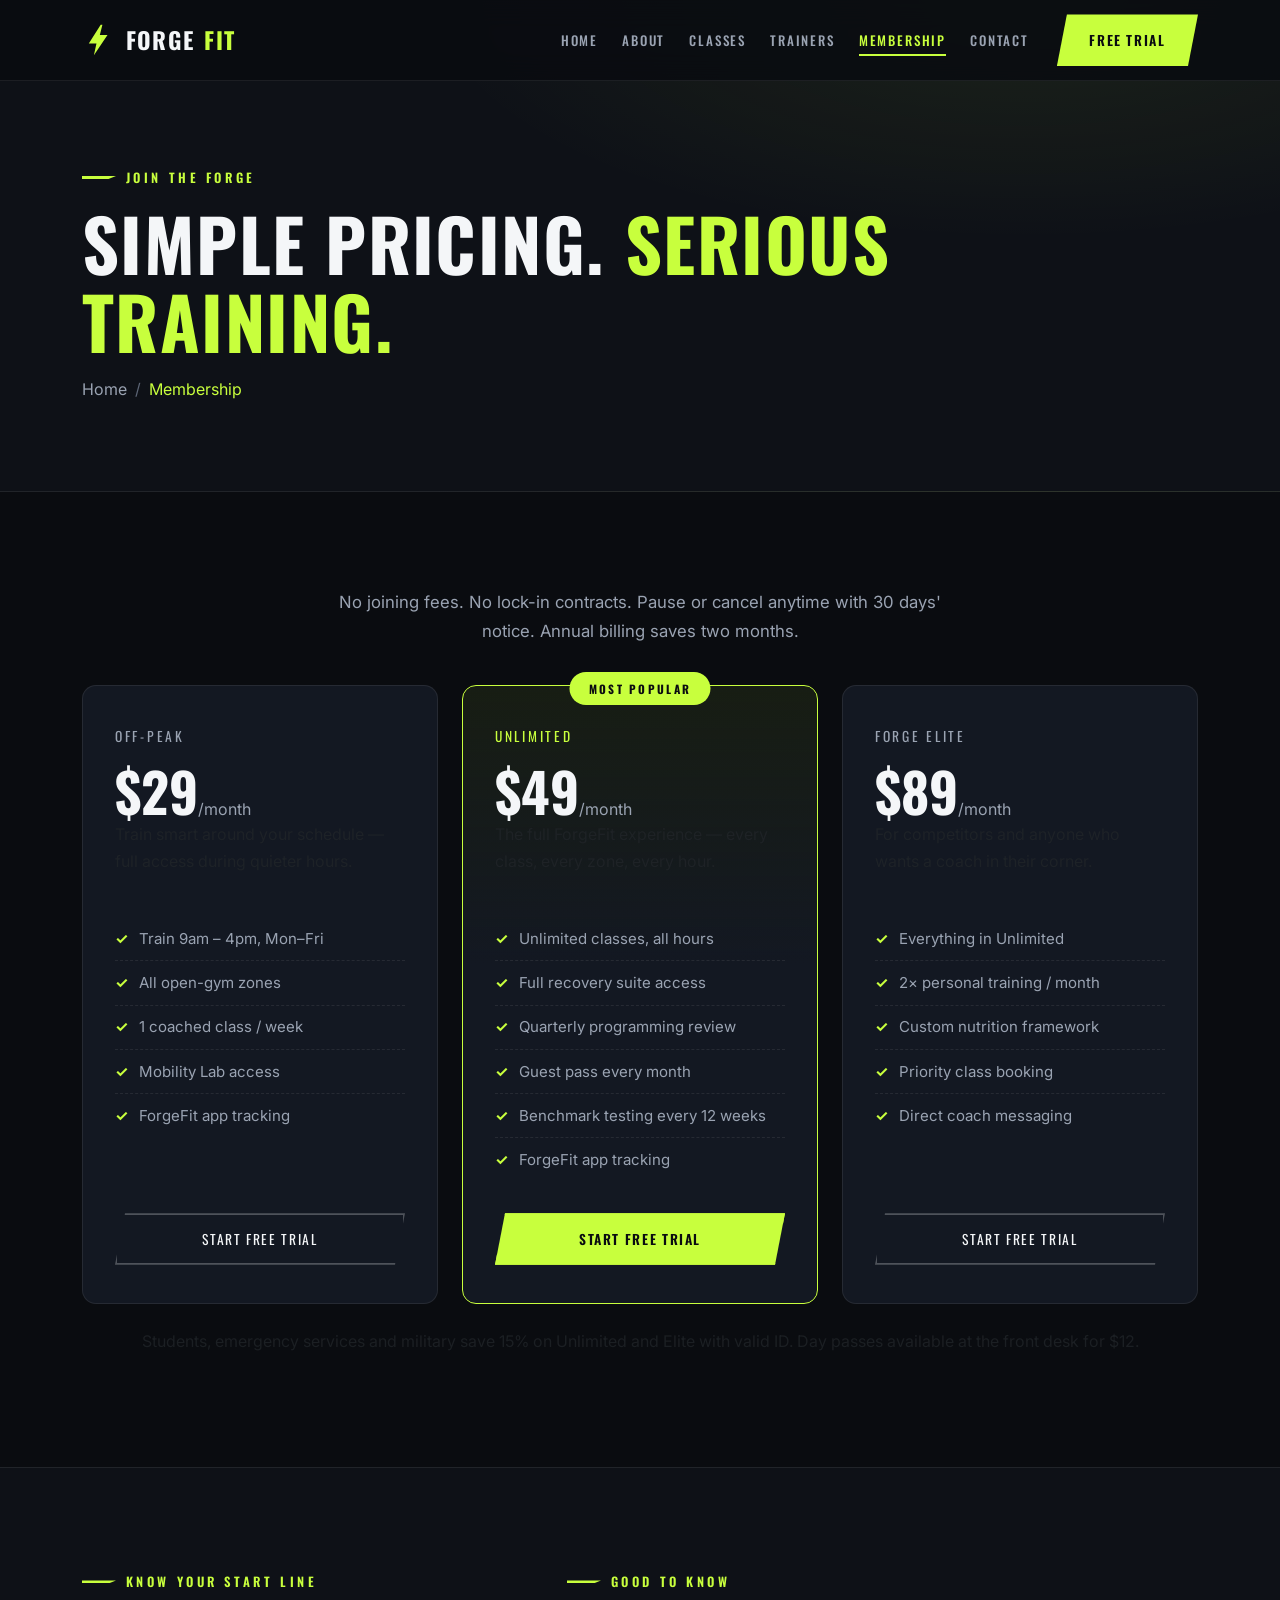
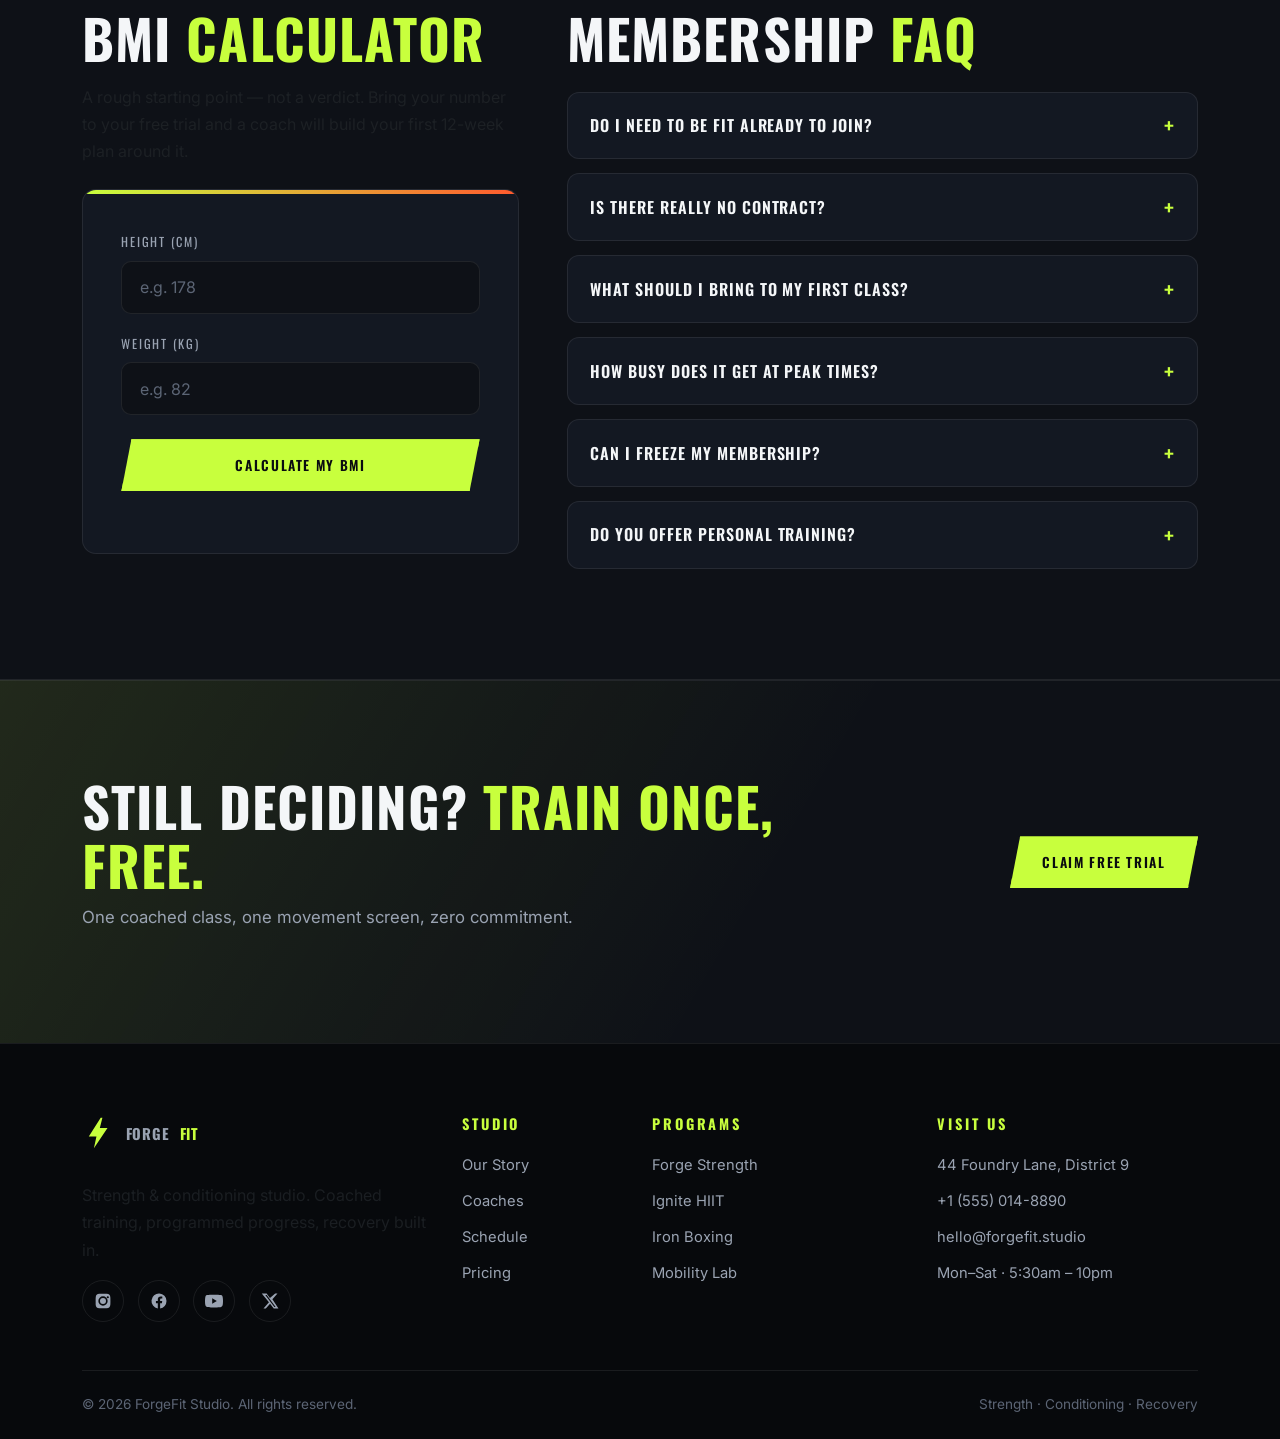
<file: forgefit/membership.html>
<!DOCTYPE html>
<html lang="en">
<head>
  <meta charset="UTF-8">
  <meta name="viewport" content="width=device-width, initial-scale=1.0">
  <meta name="description" content="ForgeFit membership plans — Off-Peak, Unlimited and Forge Elite. No joining fees, no lock-in contracts.">
  <title>Membership — ForgeFit Strength &amp; Conditioning Studio</title>
  <link href="https://cdn.jsdelivr.net/npm/bootstrap@5.3.3/dist/css/bootstrap.min.css" rel="stylesheet">
  <link rel="preconnect" href="https://fonts.googleapis.com">
  <link rel="preconnect" href="https://fonts.gstatic.com" crossorigin>
  <link href="https://fonts.googleapis.com/css2?family=Inter:wght@400;500;600&family=Oswald:wght@500;600;700&display=swap" rel="stylesheet">
  <link rel="stylesheet" href="assets/css/style.css">
</head>
<body>

  <nav class="navbar navbar-expand-lg navbar-forge fixed-top" id="mainNav" aria-label="Main navigation">
    <div class="container">
      <a class="brand-mark" href="index.html" aria-label="ForgeFit home">
        <svg viewBox="0 0 40 40" fill="none" aria-hidden="true"><path d="M22 2 8 24h9l-3 14 16-24h-9l3-12z" fill="#C8FF3D"/></svg>
        FORGE<span class="volt">FIT</span>
      </a>
      <button class="navbar-toggler" type="button" data-bs-toggle="collapse" data-bs-target="#navMenu"
              aria-controls="navMenu" aria-expanded="false" aria-label="Toggle navigation">
        <span class="navbar-toggler-icon"></span>
      </button>
      <div class="collapse navbar-collapse" id="navMenu">
        <ul class="navbar-nav ms-auto align-items-lg-center">
          <li class="nav-item"><a class="nav-link" href="index.html">Home</a></li>
          <li class="nav-item"><a class="nav-link" href="about.html">About</a></li>
          <li class="nav-item"><a class="nav-link" href="classes.html">Classes</a></li>
          <li class="nav-item"><a class="nav-link" href="trainers.html">Trainers</a></li>
          <li class="nav-item"><a class="nav-link active" aria-current="page" href="membership.html">Membership</a></li>
          <li class="nav-item"><a class="nav-link" href="contact.html">Contact</a></li>
          <li class="nav-item ms-lg-3"><a class="btn btn-volt btn-sm" href="contact.html#trial">Free Trial</a></li>
        </ul>
      </div>
    </div>
  </nav>

  <header class="page-hero">
    <div class="container">
      <span class="kicker">Join the Forge</span>
      <h1>Simple Pricing. <span class="accent">Serious Training.</span></h1>
      <nav aria-label="breadcrumb">
        <ol class="breadcrumb">
          <li class="breadcrumb-item"><a href="index.html">Home</a></li>
          <li class="breadcrumb-item active" aria-current="page">Membership</li>
        </ol>
      </nav>
    </div>
  </header>

  <!-- Pricing -->
  <section class="section">
    <div class="container">
      <div class="row mb-4 text-center">
        <div class="col-lg-8 mx-auto reveal">
          <p class="section-sub mx-auto">No joining fees. No lock-in contracts. Pause or cancel anytime with 30 days' notice. Annual billing saves two months.</p>
        </div>
      </div>
      <div class="row g-4 justify-content-center">
        <div class="col-md-6 col-lg-4 reveal">
          <div class="price-card">
            <div class="plan">Off-Peak</div>
            <div class="price">$29<small>/month</small></div>
            <p class="text-muted">Train smart around your schedule — full access during quieter hours.</p>
            <ul class="price-feats">
              <li>Train 9am – 4pm, Mon–Fri</li>
              <li>All open-gym zones</li>
              <li>1 coached class / week</li>
              <li>Mobility Lab access</li>
              <li>ForgeFit app tracking</li>
            </ul>
            <a href="contact.html#trial" class="btn btn-ghost w-100">Start Free Trial</a>
          </div>
        </div>
        <div class="col-md-6 col-lg-4 reveal">
          <div class="price-card featured">
            <div class="pop-badge">Most Popular</div>
            <div class="plan">Unlimited</div>
            <div class="price">$49<small>/month</small></div>
            <p class="text-muted">The full ForgeFit experience — every class, every zone, every hour.</p>
            <ul class="price-feats">
              <li>Unlimited classes, all hours</li>
              <li>Full recovery suite access</li>
              <li>Quarterly programming review</li>
              <li>Guest pass every month</li>
              <li>Benchmark testing every 12 weeks</li>
              <li>ForgeFit app tracking</li>
            </ul>
            <a href="contact.html#trial" class="btn btn-volt w-100">Start Free Trial</a>
          </div>
        </div>
        <div class="col-md-6 col-lg-4 reveal">
          <div class="price-card">
            <div class="plan">Forge Elite</div>
            <div class="price">$89<small>/month</small></div>
            <p class="text-muted">For competitors and anyone who wants a coach in their corner.</p>
            <ul class="price-feats">
              <li>Everything in Unlimited</li>
              <li>2× personal training / month</li>
              <li>Custom nutrition framework</li>
              <li>Priority class booking</li>
              <li>Direct coach messaging</li>
            </ul>
            <a href="contact.html#trial" class="btn btn-ghost w-100">Start Free Trial</a>
          </div>
        </div>
      </div>
      <p class="text-center text-muted mt-4 reveal">Students, emergency services and military save 15% on Unlimited and Elite with valid ID. Day passes available at the front desk for $12.</p>
    </div>
  </section>

  <!-- BMI + FAQ -->
  <section class="section section-alt">
    <div class="container">
      <div class="row g-5">
        <div class="col-lg-5 reveal">
          <span class="kicker">Know Your Start Line</span>
          <h2 class="section-title mb-3">BMI <span class="accent">Calculator</span></h2>
          <p class="text-muted mb-4">A rough starting point — not a verdict. Bring your number to your free trial and a coach will build your first 12-week plan around it.</p>
          <div class="bmi-box">
            <form id="bmiForm" novalidate>
              <div class="mb-3">
                <label class="form-label" for="bmiHeight">Height (cm)</label>
                <input type="number" class="form-control" id="bmiHeight" min="120" max="230" placeholder="e.g. 178" required>
              </div>
              <div class="mb-4">
                <label class="form-label" for="bmiWeight">Weight (kg)</label>
                <input type="number" class="form-control" id="bmiWeight" min="30" max="300" placeholder="e.g. 82" required>
              </div>
              <button type="submit" class="btn btn-volt w-100">Calculate My BMI</button>
            </form>
            <div id="bmiOut" class="mt-4" aria-live="polite"></div>
          </div>
        </div>
        <div class="col-lg-7 reveal">
          <span class="kicker">Good to Know</span>
          <h2 class="section-title mb-4">Membership <span class="accent">FAQ</span></h2>
          <div class="faq-item">
            <button class="faq-q">Do I need to be fit already to join?<span class="plus">+</span></button>
            <div class="faq-a"><p>No. Around a third of our members had never touched a barbell when they joined. Every class has four scaling levels, your first session includes a movement screen, and coaches would rather you start light and finish strong.</p></div>
          </div>
          <div class="faq-item">
            <button class="faq-q">Is there really no contract?<span class="plus">+</span></button>
            <div class="faq-a"><p>Correct — memberships roll month to month. Give us 30 days' notice to cancel, and you can pause for up to 3 months a year for travel, injury or life. We keep members with results, not paperwork.</p></div>
          </div>
          <div class="faq-item">
            <button class="faq-q">What should I bring to my first class?<span class="plus">+</span></button>
            <div class="faq-a"><p>Training shoes, a water bottle and yourself. We provide wraps, belts, gloves and towels. Arrive 15 minutes early so your coach can run the movement screen and show you the zones.</p></div>
          </div>
          <div class="faq-item">
            <button class="faq-q">How busy does it get at peak times?<span class="plus">+</span></button>
            <div class="faq-a"><p>Coached classes are hard-capped at 16 athletes, so they never feel crowded. Open gym is busiest 5:30–7:30pm; the app shows live floor occupancy so you can time your session.</p></div>
          </div>
          <div class="faq-item">
            <button class="faq-q">Can I freeze my membership?<span class="plus">+</span></button>
            <div class="faq-a"><p>Yes — up to 3 months per year, free of charge, for injury, travel or parental leave. Your rate is locked while you're away.</p></div>
          </div>
          <div class="faq-item">
            <button class="faq-q">Do you offer personal training?<span class="plus">+</span></button>
            <div class="faq-a"><p>Forge Elite includes two PT sessions a month. Standalone PT blocks are also available for members on any plan — ask at the front desk or message us and a coach will match you with the right specialist.</p></div>
          </div>
        </div>
      </div>
    </div>
  </section>

  <!-- CTA -->
  <section class="section" style="background: linear-gradient(120deg, rgba(200,255,61,.10), transparent 60%), var(--bg-soft); border-top: 1px solid var(--line);">
    <div class="container">
      <div class="row align-items-center">
        <div class="col-lg-8 reveal">
          <h2 class="section-title mb-2">Still Deciding? <span class="accent">Train Once, Free.</span></h2>
          <p class="section-sub">One coached class, one movement screen, zero commitment.</p>
        </div>
        <div class="col-lg-4 text-lg-end reveal">
          <a href="contact.html#trial" class="btn btn-volt">Claim Free Trial</a>
        </div>
      </div>
    </div>
  </section>

  <footer class="footer">
    <div class="container">
      <div class="row g-4">
        <div class="col-lg-4">
          <a class="brand-mark mb-3" href="index.html">
            <svg viewBox="0 0 40 40" fill="none" aria-hidden="true"><path d="M22 2 8 24h9l-3 14 16-24h-9l3-12z" fill="#C8FF3D"/></svg>
            FORGE<span class="volt">FIT</span>
          </a>
          <p class="text-muted mt-3">Strength &amp; conditioning studio. Coached training, programmed progress, recovery built in.</p>
          <div class="mt-3">
            <a class="social-btn" href="#" aria-label="Instagram"><svg viewBox="0 0 24 24"><path d="M12 2.2c3.2 0 3.6 0 4.9.1 3.3.1 4.8 1.7 4.9 4.9.1 1.3.1 1.6.1 4.8s0 3.6-.1 4.8c-.1 3.2-1.7 4.8-4.9 4.9-1.3.1-1.6.1-4.9.1s-3.6 0-4.9-.1c-3.3-.1-4.8-1.7-4.9-4.9C2.2 15.6 2.2 15.2 2.2 12s0-3.6.1-4.8C2.4 4 4 2.4 7.2 2.3 8.4 2.2 8.8 2.2 12 2.2zm0 3.6a6.2 6.2 0 1 0 0 12.4 6.2 6.2 0 0 0 0-12.4zm0 10.2a4 4 0 1 1 0-8 4 4 0 0 1 0 8zm6.4-10.5a1.4 1.4 0 1 0 0 2.9 1.4 1.4 0 0 0 0-2.9z"/></svg></a>
            <a class="social-btn" href="#" aria-label="Facebook"><svg viewBox="0 0 24 24"><path d="M22 12a10 10 0 1 0-11.6 9.9v-7H7.9V12h2.5V9.8c0-2.5 1.5-3.9 3.8-3.9 1.1 0 2.2.2 2.2.2v2.5h-1.3c-1.2 0-1.6.8-1.6 1.6V12h2.8l-.4 2.9h-2.4v7A10 10 0 0 0 22 12z"/></svg></a>
            <a class="social-btn" href="#" aria-label="YouTube"><svg viewBox="0 0 24 24"><path d="M23.5 6.2a3 3 0 0 0-2.1-2.1C19.5 3.5 12 3.5 12 3.5s-7.5 0-9.4.6A3 3 0 0 0 .5 6.2 31 31 0 0 0 0 12a31 31 0 0 0 .5 5.8 3 3 0 0 0 2.1 2.1c1.9.6 9.4.6 9.4.6s7.5 0 9.4-.6a3 3 0 0 0 2.1-2.1A31 31 0 0 0 24 12a31 31 0 0 0-.5-5.8zM9.6 15.6V8.4L15.8 12l-6.2 3.6z"/></svg></a>
            <a class="social-btn" href="#" aria-label="X"><svg viewBox="0 0 24 24"><path d="M18.9 2H22l-6.8 7.8L23.3 22h-6.3l-4.9-6.4L6.4 22H3.3l7.3-8.3L1 2h6.5l4.4 5.9L18.9 2zm-1.1 18h1.7L7.6 3.9H5.7L17.8 20z"/></svg></a>
          </div>
        </div>
        <div class="col-6 col-lg-2">
          <h5>Studio</h5>
          <ul>
            <li><a href="about.html">Our Story</a></li>
            <li><a href="trainers.html">Coaches</a></li>
            <li><a href="classes.html">Schedule</a></li>
            <li><a href="membership.html">Pricing</a></li>
          </ul>
        </div>
        <div class="col-6 col-lg-3">
          <h5>Programs</h5>
          <ul>
            <li><a href="classes.html">Forge Strength</a></li>
            <li><a href="classes.html">Ignite HIIT</a></li>
            <li><a href="classes.html">Iron Boxing</a></li>
            <li><a href="classes.html">Mobility Lab</a></li>
          </ul>
        </div>
        <div class="col-lg-3">
          <h5>Visit Us</h5>
          <ul>
            <li><a href="contact.html">44 Foundry Lane, District 9</a></li>
            <li><a href="tel:+15550148890">+1 (555) 014-8890</a></li>
            <li><a href="mailto:hello@forgefit.studio">hello@forgefit.studio</a></li>
            <li><a href="contact.html">Mon–Sat · 5:30am – 10pm</a></li>
          </ul>
        </div>
      </div>
      <div class="footer-bottom d-flex flex-wrap justify-content-between gap-2">
        <span>© <span class="js-year">2026</span> ForgeFit Studio. All rights reserved.</span>
        <span>Strength · Conditioning · Recovery</span>
      </div>
    </div>
  </footer>

  <button id="toTop" aria-label="Back to top">↑</button>

  <script src="https://cdn.jsdelivr.net/npm/bootstrap@5.3.3/dist/js/bootstrap.bundle.min.js"></script>
  <script src="assets/js/main.js"></script>
</body>
</html>
</file>
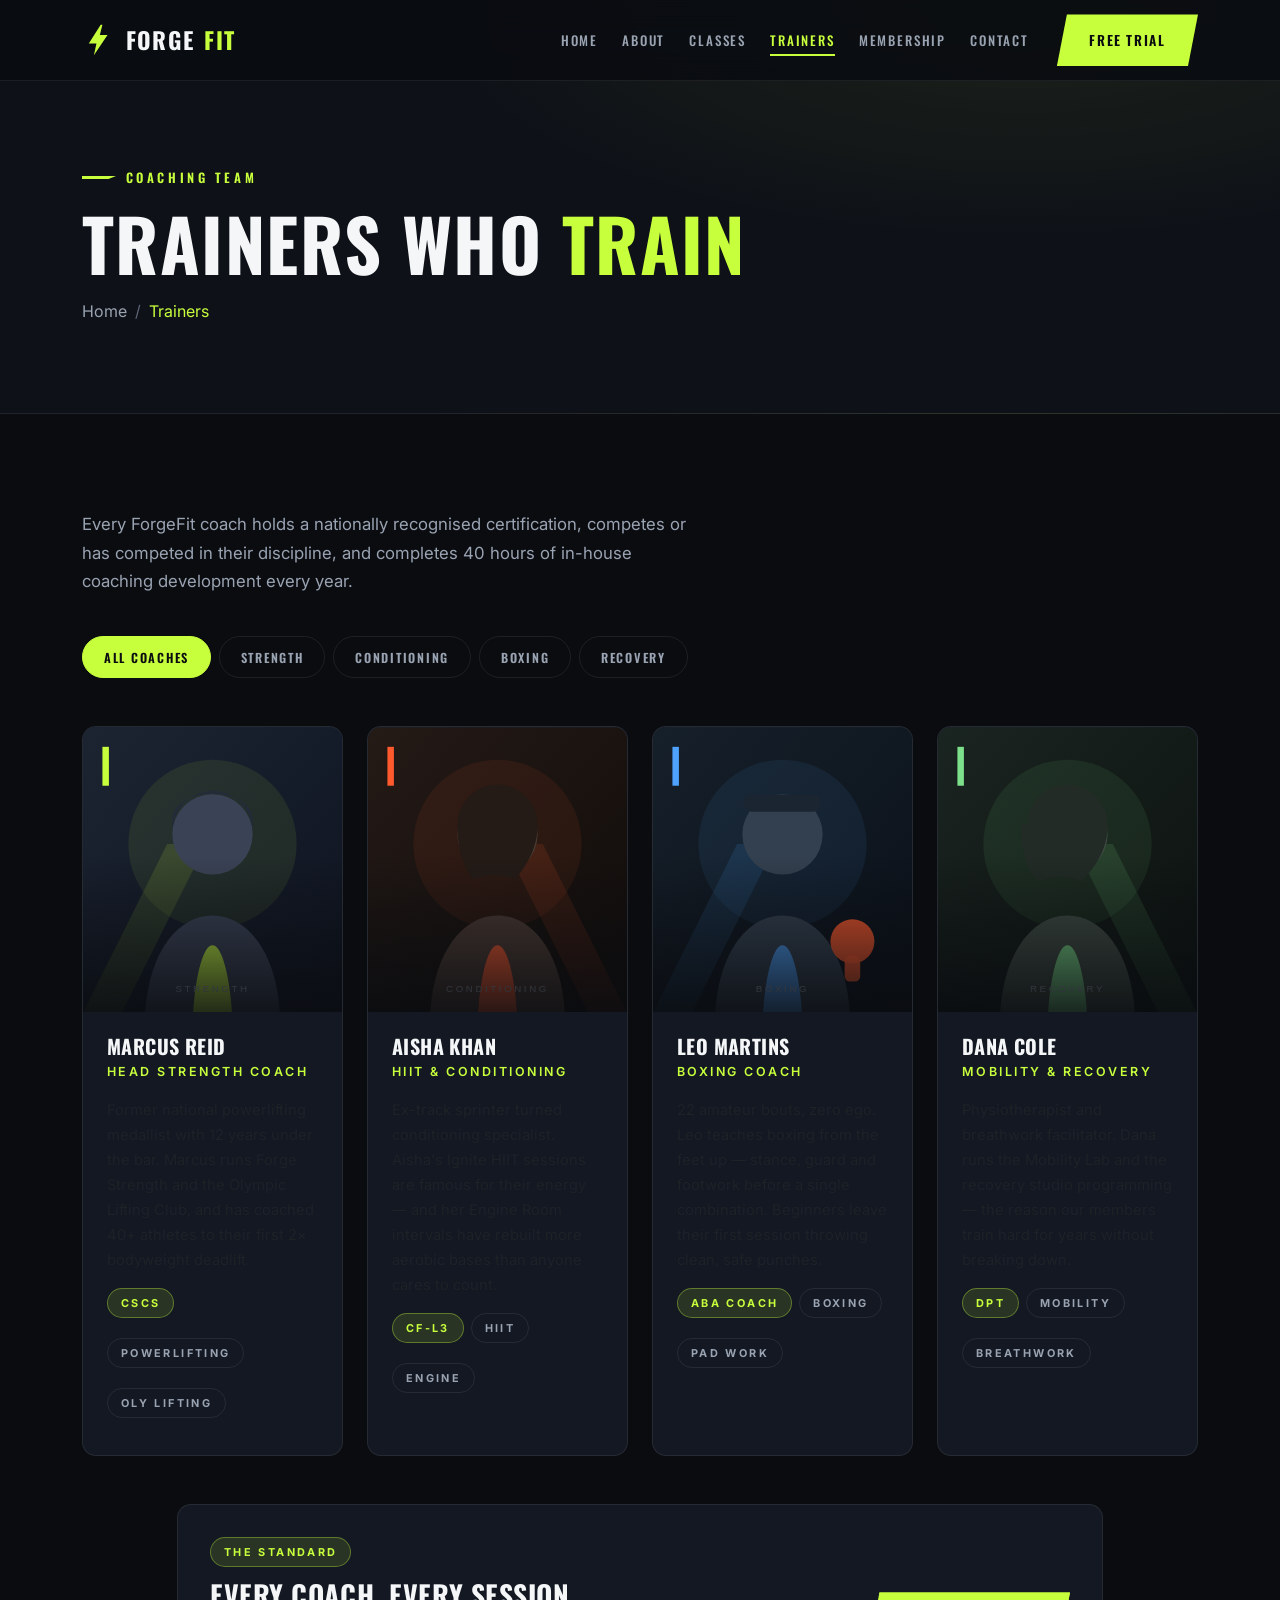
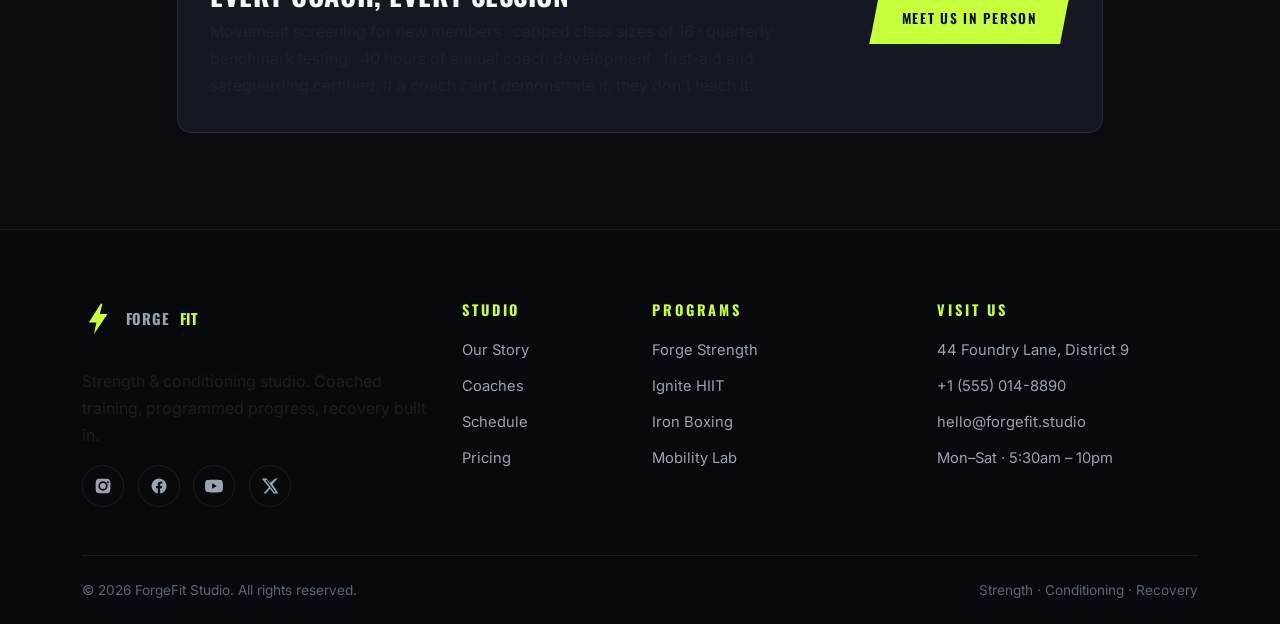
<file: forgefit/trainers.html>
<!DOCTYPE html>
<html lang="en">
<head>
  <meta charset="UTF-8">
  <meta name="viewport" content="width=device-width, initial-scale=1.0">
  <meta name="description" content="Meet the ForgeFit coaching team — certified strength, conditioning, boxing and recovery specialists.">
  <title>Trainers — ForgeFit Strength &amp; Conditioning Studio</title>
  <link href="https://cdn.jsdelivr.net/npm/bootstrap@5.3.3/dist/css/bootstrap.min.css" rel="stylesheet">
  <link rel="preconnect" href="https://fonts.googleapis.com">
  <link rel="preconnect" href="https://fonts.gstatic.com" crossorigin>
  <link href="https://fonts.googleapis.com/css2?family=Inter:wght@400;500;600&family=Oswald:wght@500;600;700&display=swap" rel="stylesheet">
  <link rel="stylesheet" href="assets/css/style.css">
</head>
<body>

  <nav class="navbar navbar-expand-lg navbar-forge fixed-top" id="mainNav" aria-label="Main navigation">
    <div class="container">
      <a class="brand-mark" href="index.html" aria-label="ForgeFit home">
        <svg viewBox="0 0 40 40" fill="none" aria-hidden="true"><path d="M22 2 8 24h9l-3 14 16-24h-9l3-12z" fill="#C8FF3D"/></svg>
        FORGE<span class="volt">FIT</span>
      </a>
      <button class="navbar-toggler" type="button" data-bs-toggle="collapse" data-bs-target="#navMenu"
              aria-controls="navMenu" aria-expanded="false" aria-label="Toggle navigation">
        <span class="navbar-toggler-icon"></span>
      </button>
      <div class="collapse navbar-collapse" id="navMenu">
        <ul class="navbar-nav ms-auto align-items-lg-center">
          <li class="nav-item"><a class="nav-link" href="index.html">Home</a></li>
          <li class="nav-item"><a class="nav-link" href="about.html">About</a></li>
          <li class="nav-item"><a class="nav-link" href="classes.html">Classes</a></li>
          <li class="nav-item"><a class="nav-link active" aria-current="page" href="trainers.html">Trainers</a></li>
          <li class="nav-item"><a class="nav-link" href="membership.html">Membership</a></li>
          <li class="nav-item"><a class="nav-link" href="contact.html">Contact</a></li>
          <li class="nav-item ms-lg-3"><a class="btn btn-volt btn-sm" href="contact.html#trial">Free Trial</a></li>
        </ul>
      </div>
    </div>
  </nav>

  <header class="page-hero">
    <div class="container">
      <span class="kicker">Coaching Team</span>
      <h1>Trainers Who <span class="accent">Train</span></h1>
      <nav aria-label="breadcrumb">
        <ol class="breadcrumb">
          <li class="breadcrumb-item"><a href="index.html">Home</a></li>
          <li class="breadcrumb-item active" aria-current="page">Trainers</li>
        </ol>
      </nav>
    </div>
  </header>

  <section class="section">
    <div class="container">
      <div class="row mb-4">
        <div class="col-lg-8 reveal">
          <p class="section-sub">Every ForgeFit coach holds a nationally recognised certification, competes or has competed in their discipline, and completes 40 hours of in-house coaching development every year.</p>
        </div>
      </div>
      <div class="d-flex flex-wrap gap-2 mb-5 reveal" role="group" aria-label="Filter trainers by specialty">
        <button class="filter-btn active" data-trainer-filter="all">All Coaches</button>
        <button class="filter-btn" data-trainer-filter="strength">Strength</button>
        <button class="filter-btn" data-trainer-filter="conditioning">Conditioning</button>
        <button class="filter-btn" data-trainer-filter="boxing">Boxing</button>
        <button class="filter-btn" data-trainer-filter="recovery">Recovery</button>
      </div>

      <div class="row g-4" id="trainerGrid">
        <div class="col-md-6 col-lg-3 reveal" data-trainer-cat="strength">
          <article class="trainer-card">
            <div class="trainer-photo"><img src="assets/images/trainer-1.svg" alt="Marcus Reid"></div>
            <div class="trainer-body">
              <h3>Marcus Reid</h3>
              <div class="trainer-role">Head Strength Coach</div>
              <p class="text-muted mt-3 mb-0" style="font-size:.92rem;">Former national powerlifting medallist with 12 years under the bar. Marcus runs Forge Strength and the Olympic Lifting Club, and has coached 40+ athletes to their first 2× bodyweight deadlift.</p>
              <div class="trainer-tags">
                <span class="tag tag-volt">CSCS</span><span class="tag tag-line">Powerlifting</span><span class="tag tag-line">Oly Lifting</span>
              </div>
            </div>
          </article>
        </div>
        <div class="col-md-6 col-lg-3 reveal" data-trainer-cat="conditioning">
          <article class="trainer-card">
            <div class="trainer-photo"><img src="assets/images/trainer-2.svg" alt="Aisha Khan"></div>
            <div class="trainer-body">
              <h3>Aisha Khan</h3>
              <div class="trainer-role">HIIT &amp; Conditioning</div>
              <p class="text-muted mt-3 mb-0" style="font-size:.92rem;">Ex-track sprinter turned conditioning specialist. Aisha's Ignite HIIT sessions are famous for their energy — and her Engine Room intervals have rebuilt more aerobic bases than anyone cares to count.</p>
              <div class="trainer-tags">
                <span class="tag tag-volt">CF-L3</span><span class="tag tag-line">HIIT</span><span class="tag tag-line">Engine</span>
              </div>
            </div>
          </article>
        </div>
        <div class="col-md-6 col-lg-3 reveal" data-trainer-cat="boxing">
          <article class="trainer-card">
            <div class="trainer-photo"><img src="assets/images/trainer-3.svg" alt="Leo Martins"></div>
            <div class="trainer-body">
              <h3>Leo Martins</h3>
              <div class="trainer-role">Boxing Coach</div>
              <p class="text-muted mt-3 mb-0" style="font-size:.92rem;">22 amateur bouts, zero ego. Leo teaches boxing from the feet up — stance, guard and footwork before a single combination. Beginners leave their first session throwing clean, safe punches.</p>
              <div class="trainer-tags">
                <span class="tag tag-volt">ABA Coach</span><span class="tag tag-line">Boxing</span><span class="tag tag-line">Pad Work</span>
              </div>
            </div>
          </article>
        </div>
        <div class="col-md-6 col-lg-3 reveal" data-trainer-cat="recovery">
          <article class="trainer-card">
            <div class="trainer-photo"><img src="assets/images/trainer-4.svg" alt="Dana Cole"></div>
            <div class="trainer-body">
              <h3>Dana Cole</h3>
              <div class="trainer-role">Mobility &amp; Recovery</div>
              <p class="text-muted mt-3 mb-0" style="font-size:.92rem;">Physiotherapist and breathwork facilitator. Dana runs the Mobility Lab and the recovery studio programming — the reason our members train hard for years without breaking down.</p>
              <div class="trainer-tags">
                <span class="tag tag-volt">DPT</span><span class="tag tag-line">Mobility</span><span class="tag tag-line">Breathwork</span>
              </div>
            </div>
          </article>
        </div>
      </div>

      <!-- Coaching standards -->
      <div class="row mt-5">
        <div class="col-lg-10 mx-auto reveal">
          <div class="f-card">
            <div class="row g-4 align-items-center">
              <div class="col-md-8">
                <span class="tag tag-volt">The standard</span>
                <h3 class="mb-2">Every Coach, Every Session</h3>
                <p class="text-muted mb-0">Movement screening for new members · capped class sizes of 16 · quarterly benchmark testing · 40 hours of annual coach development · first-aid and safeguarding certified. If a coach can't demonstrate it, they don't teach it.</p>
              </div>
              <div class="col-md-4 text-md-end">
                <a href="contact.html#trial" class="btn btn-volt">Meet Us in Person</a>
              </div>
            </div>
          </div>
        </div>
      </div>
    </div>
  </section>

  <footer class="footer">
    <div class="container">
      <div class="row g-4">
        <div class="col-lg-4">
          <a class="brand-mark mb-3" href="index.html">
            <svg viewBox="0 0 40 40" fill="none" aria-hidden="true"><path d="M22 2 8 24h9l-3 14 16-24h-9l3-12z" fill="#C8FF3D"/></svg>
            FORGE<span class="volt">FIT</span>
          </a>
          <p class="text-muted mt-3">Strength &amp; conditioning studio. Coached training, programmed progress, recovery built in.</p>
          <div class="mt-3">
            <a class="social-btn" href="#" aria-label="Instagram"><svg viewBox="0 0 24 24"><path d="M12 2.2c3.2 0 3.6 0 4.9.1 3.3.1 4.8 1.7 4.9 4.9.1 1.3.1 1.6.1 4.8s0 3.6-.1 4.8c-.1 3.2-1.7 4.8-4.9 4.9-1.3.1-1.6.1-4.9.1s-3.6 0-4.9-.1c-3.3-.1-4.8-1.7-4.9-4.9C2.2 15.6 2.2 15.2 2.2 12s0-3.6.1-4.8C2.4 4 4 2.4 7.2 2.3 8.4 2.2 8.8 2.2 12 2.2zm0 3.6a6.2 6.2 0 1 0 0 12.4 6.2 6.2 0 0 0 0-12.4zm0 10.2a4 4 0 1 1 0-8 4 4 0 0 1 0 8zm6.4-10.5a1.4 1.4 0 1 0 0 2.9 1.4 1.4 0 0 0 0-2.9z"/></svg></a>
            <a class="social-btn" href="#" aria-label="Facebook"><svg viewBox="0 0 24 24"><path d="M22 12a10 10 0 1 0-11.6 9.9v-7H7.9V12h2.5V9.8c0-2.5 1.5-3.9 3.8-3.9 1.1 0 2.2.2 2.2.2v2.5h-1.3c-1.2 0-1.6.8-1.6 1.6V12h2.8l-.4 2.9h-2.4v7A10 10 0 0 0 22 12z"/></svg></a>
            <a class="social-btn" href="#" aria-label="YouTube"><svg viewBox="0 0 24 24"><path d="M23.5 6.2a3 3 0 0 0-2.1-2.1C19.5 3.5 12 3.5 12 3.5s-7.5 0-9.4.6A3 3 0 0 0 .5 6.2 31 31 0 0 0 0 12a31 31 0 0 0 .5 5.8 3 3 0 0 0 2.1 2.1c1.9.6 9.4.6 9.4.6s7.5 0 9.4-.6a3 3 0 0 0 2.1-2.1A31 31 0 0 0 24 12a31 31 0 0 0-.5-5.8zM9.6 15.6V8.4L15.8 12l-6.2 3.6z"/></svg></a>
            <a class="social-btn" href="#" aria-label="X"><svg viewBox="0 0 24 24"><path d="M18.9 2H22l-6.8 7.8L23.3 22h-6.3l-4.9-6.4L6.4 22H3.3l7.3-8.3L1 2h6.5l4.4 5.9L18.9 2zm-1.1 18h1.7L7.6 3.9H5.7L17.8 20z"/></svg></a>
          </div>
        </div>
        <div class="col-6 col-lg-2">
          <h5>Studio</h5>
          <ul>
            <li><a href="about.html">Our Story</a></li>
            <li><a href="trainers.html">Coaches</a></li>
            <li><a href="classes.html">Schedule</a></li>
            <li><a href="membership.html">Pricing</a></li>
          </ul>
        </div>
        <div class="col-6 col-lg-3">
          <h5>Programs</h5>
          <ul>
            <li><a href="classes.html">Forge Strength</a></li>
            <li><a href="classes.html">Ignite HIIT</a></li>
            <li><a href="classes.html">Iron Boxing</a></li>
            <li><a href="classes.html">Mobility Lab</a></li>
          </ul>
        </div>
        <div class="col-lg-3">
          <h5>Visit Us</h5>
          <ul>
            <li><a href="contact.html">44 Foundry Lane, District 9</a></li>
            <li><a href="tel:+15550148890">+1 (555) 014-8890</a></li>
            <li><a href="mailto:hello@forgefit.studio">hello@forgefit.studio</a></li>
            <li><a href="contact.html">Mon–Sat · 5:30am – 10pm</a></li>
          </ul>
        </div>
      </div>
      <div class="footer-bottom d-flex flex-wrap justify-content-between gap-2">
        <span>© <span class="js-year">2026</span> ForgeFit Studio. All rights reserved.</span>
        <span>Strength · Conditioning · Recovery</span>
      </div>
    </div>
  </footer>

  <button id="toTop" aria-label="Back to top">↑</button>

  <script src="https://cdn.jsdelivr.net/npm/bootstrap@5.3.3/dist/js/bootstrap.bundle.min.js"></script>
  <script src="assets/js/main.js"></script>
</body>
</html>
</file>
<file: forgefit/assets/css/style.css>
/* ============================================================
   FORGEFIT — Strength & Conditioning Studio
   Premium gym / fitness website template
   Bootstrap 5.3 + custom design system
   ============================================================ */

:root{
  --bg:        #0A0C10;
  --bg-soft:   #0E1117;
  --surface:   #131822;
  --surface-2: #1A212E;
  --line:      rgba(255,255,255,.08);
  --ink:       #F4F6F8;
  --muted:     #9AA3B2;
  --volt:      #C8FF3D;
  --volt-dim:  rgba(200,255,61,.12);
  --ember:     #FF5A2E;
  --radius:    14px;
  --font-head: 'Oswald', 'Arial Narrow', sans-serif;
  --font-body: 'Inter', 'Segoe UI', sans-serif;
}

*{ -webkit-tap-highlight-color: transparent; }

html{ scroll-behavior: smooth; }

body{
  font-family: var(--font-body);
  background: var(--bg);
  color: var(--ink);
  line-height: 1.7;
  overflow-x: hidden;
}

::selection{ background: var(--volt); color: #0A0C10; }

/* ---------- Typography ---------- */
h1,h2,h3,h4,h5,.h1,.h2,.h3,.h4,.h5{
  font-family: var(--font-head);
  text-transform: uppercase;
  letter-spacing: .02em;
  line-height: 1.08;
  font-weight: 700;
  color: var(--ink);
}

.kicker{
  display: inline-flex; align-items: center; gap: .6rem;
  font-family: var(--font-head);
  font-size: .8rem; font-weight: 600;
  letter-spacing: .28em; text-transform: uppercase;
  color: var(--volt);
  margin-bottom: 1rem;
}
.kicker::before{
  content:""; width: 34px; height: 3px; background: var(--volt);
  clip-path: polygon(0 0, 100% 0, 78% 100%, 0 100%);
}

.section-title{ font-size: clamp(2rem, 4.5vw, 3.4rem); margin-bottom: 1rem; }
.section-sub{ color: var(--muted); max-width: 620px; font-size: 1.05rem; }
.accent{ color: var(--volt); }

/* ---------- Buttons ---------- */
.btn-volt{
  --bs-btn-font-weight: 600;
  background: var(--volt); color: #0A0C10;
  border: 2px solid var(--volt);
  font-family: var(--font-head); text-transform: uppercase;
  letter-spacing: .12em; font-size: .85rem;
  padding: .85rem 1.9rem;
  clip-path: polygon(10px 0, 100% 0, calc(100% - 10px) 100%, 0 100%);
  border-radius: 0; transition: all .25s ease;
}
.btn-volt:hover{ background: transparent; color: var(--volt); }

.btn-ghost{
  background: transparent; color: var(--ink);
  border: 2px solid rgba(255,255,255,.25);
  font-family: var(--font-head); text-transform: uppercase;
  letter-spacing: .12em; font-size: .85rem;
  padding: .85rem 1.9rem;
  clip-path: polygon(10px 0, 100% 0, calc(100% - 10px) 100%, 0 100%);
  border-radius: 0; transition: all .25s ease;
}
.btn-ghost:hover{ border-color: var(--volt); color: var(--volt); }

/* ---------- Navbar ---------- */
.navbar-forge{
  background: rgba(10,12,16,.88);
  backdrop-filter: blur(14px);
  border-bottom: 1px solid var(--line);
  padding: .9rem 0;
  transition: padding .3s ease, background .3s ease;
}
.navbar-forge.scrolled{ padding: .55rem 0; background: rgba(10,12,16,.96); }

.brand-mark{
  display: inline-flex; align-items: center; gap: .6rem;
  font-family: var(--font-head); font-weight: 700;
  font-size: 1.45rem; letter-spacing: .06em;
  color: var(--ink); text-decoration: none;
}
.brand-mark svg{ width: 34px; height: 34px; }
.brand-mark .volt{ color: var(--volt); }
.brand-mark:hover{ color: var(--ink); }

.navbar-forge .nav-link{
  font-family: var(--font-head);
  text-transform: uppercase; letter-spacing: .14em;
  font-size: .82rem; font-weight: 500;
  color: var(--muted); margin: 0 .35rem; position: relative;
  padding: .5rem .4rem !important;
}
.navbar-forge .nav-link::after{
  content:""; position: absolute; left: .4rem; right: .4rem; bottom: .2rem;
  height: 2px; background: var(--volt);
  transform: scaleX(0); transform-origin: left; transition: transform .25s ease;
}
.navbar-forge .nav-link:hover{ color: var(--ink); }
.navbar-forge .nav-link:hover::after,
.navbar-forge .nav-link.active::after{ transform: scaleX(1); }
.navbar-forge .nav-link.active{ color: var(--volt); }

.navbar-toggler{ border: 1px solid var(--line); padding: .5rem .7rem; }
.navbar-toggler:focus{ box-shadow: 0 0 0 .2rem rgba(200,255,61,.25); }
.navbar-toggler-icon{
  background-image: url("data:image/svg+xml,%3csvg xmlns='http://www.w3.org/2000/svg' viewBox='0 0 30 30'%3e%3cpath stroke='%23C8FF3D' stroke-linecap='round' stroke-miterlimit='10' stroke-width='2' d='M4 7h22M4 15h22M4 23h22'/%3e%3c/svg%3e");
}

/* ---------- Hero ---------- */
.hero{
  position: relative; min-height: 92vh;
  display: flex; align-items: center;
  padding: 9rem 0 5rem;
  background:
    radial-gradient(1200px 500px at 85% 10%, rgba(200,255,61,.07), transparent 60%),
    radial-gradient(900px 500px at 5% 90%, rgba(255,90,46,.06), transparent 60%),
    var(--bg);
  overflow: hidden;
}
.hero-art{
  position: absolute; right: -4%; top: 50%; transform: translateY(-50%);
  width: min(46vw, 620px); opacity: .95; pointer-events: none;
}
.hero-badge{
  display: inline-flex; align-items: center; gap: .5rem;
  border: 1px solid var(--line); background: rgba(255,255,255,.03);
  padding: .45rem 1rem; border-radius: 100px;
  font-size: .8rem; letter-spacing: .18em; text-transform: uppercase;
  color: var(--muted); margin-bottom: 1.4rem;
}
.hero-badge .dot{ width: 8px; height: 8px; border-radius: 50%; background: var(--volt); box-shadow: 0 0 12px var(--volt); animation: pulse 2s infinite; }
@keyframes pulse{ 0%,100%{ opacity:1 } 50%{ opacity:.35 } }

.hero h1{
  font-size: clamp(3rem, 8vw, 6.2rem);
  margin-bottom: 1.2rem;
}
.hero h1 .stroke{
  color: transparent;
  -webkit-text-stroke: 2px var(--volt);
}
.hero .lead{ color: var(--muted); font-size: 1.15rem; max-width: 560px; }

.hero-stats{
  display: flex; gap: 2.5rem; margin-top: 2.6rem; flex-wrap: wrap;
}
.hero-stat .num{
  font-family: var(--font-head); font-size: 2.2rem; font-weight: 700; color: var(--volt);
}
.hero-stat .lbl{ font-size: .78rem; letter-spacing: .18em; text-transform: uppercase; color: var(--muted); }

.scroll-hint{
  position: absolute; bottom: 2rem; left: 50%; transform: translateX(-50%);
  color: var(--muted); font-size: .72rem; letter-spacing: .3em; text-transform: uppercase;
  display: flex; flex-direction: column; align-items: center; gap: .6rem;
}
.scroll-hint::after{
  content:""; width: 1px; height: 44px;
  background: linear-gradient(var(--volt), transparent);
  animation: drop 1.8s ease-in-out infinite;
}
@keyframes drop{ 0%{ transform: scaleY(0); transform-origin: top } 55%{ transform: scaleY(1); transform-origin: top } 56%{ transform-origin: bottom } 100%{ transform: scaleY(0); transform-origin: bottom } }

/* ---------- Marquee ---------- */
.marquee{
  border-top: 1px solid var(--line); border-bottom: 1px solid var(--line);
  background: var(--volt); color: #0A0C10;
  overflow: hidden; white-space: nowrap; padding: .8rem 0;
}
.marquee-inner{ display: inline-flex; gap: 3rem; animation: slide 22s linear infinite; }
.marquee span{
  font-family: var(--font-head); font-weight: 700; text-transform: uppercase;
  letter-spacing: .2em; font-size: .95rem;
}
@keyframes slide{ to{ transform: translateX(-50%); } }

/* ---------- Sections ---------- */
.section{ padding: 6rem 0; }
.section-alt{ background: var(--bg-soft); border-top: 1px solid var(--line); border-bottom: 1px solid var(--line); }

.diag{ clip-path: polygon(0 0, 100% 4vw, 100% 100%, 0 calc(100% - 4vw)); }

/* ---------- Cards ---------- */
.f-card{
  background: var(--surface);
  border: 1px solid var(--line);
  border-radius: var(--radius);
  padding: 2rem; height: 100%;
  position: relative; overflow: hidden;
  transition: transform .3s ease, border-color .3s ease, box-shadow .3s ease;
}
.f-card::before{
  content:""; position: absolute; top: 0; left: 0; right: 0; height: 3px;
  background: linear-gradient(90deg, var(--volt), var(--ember));
  opacity: 0; transition: opacity .3s ease;
}
.f-card:hover{ transform: translateY(-6px); border-color: rgba(200,255,61,.35); box-shadow: 0 24px 60px rgba(0,0,0,.45); }
.f-card:hover::before{ opacity: 1; }

.icon-tile{
  width: 62px; height: 62px; border-radius: 12px;
  background: var(--volt-dim); border: 1px solid rgba(200,255,61,.3);
  display: inline-flex; align-items: center; justify-content: center;
  margin-bottom: 1.3rem;
}
.icon-tile svg{ width: 30px; height: 30px; stroke: var(--volt); }

.tag{
  display: inline-block; font-size: .68rem; font-weight: 700;
  letter-spacing: .22em; text-transform: uppercase;
  padding: .3rem .8rem; border-radius: 100px;
  margin-bottom: .8rem;
}
.tag-volt{ background: var(--volt-dim); color: var(--volt); border: 1px solid rgba(200,255,61,.35); }
.tag-ember{ background: rgba(255,90,46,.12); color: var(--ember); border: 1px solid rgba(255,90,46,.35); }
.tag-line{ background: transparent; color: var(--muted); border: 1px solid var(--line); }

.meta-row{ display: flex; gap: 1.2rem; flex-wrap: wrap; color: var(--muted); font-size: .85rem; margin-top: 1rem; }
.meta-row svg{ width: 15px; height: 15px; stroke: var(--volt); vertical-align: -2px; margin-right: .35rem; }

/* ---------- Trainers ---------- */
.trainer-card{
  background: var(--surface); border: 1px solid var(--line);
  border-radius: var(--radius); overflow: hidden; height: 100%;
  transition: transform .3s ease, border-color .3s ease;
}
.trainer-card:hover{ transform: translateY(-6px); border-color: rgba(200,255,61,.35); }
.trainer-photo{ position: relative; aspect-ratio: 4/4.4; overflow: hidden; background: var(--surface-2); }
.trainer-photo img{ width: 100%; height: 100%; object-fit: cover; transition: transform .5s ease; }
.trainer-card:hover .trainer-photo img{ transform: scale(1.05); }
.trainer-photo::after{
  content:""; position: absolute; inset: 0;
  background: linear-gradient(to top, rgba(10,12,16,.85), transparent 55%);
}
.trainer-body{ padding: 1.5rem; position: relative; }
.trainer-body h3{ font-size: 1.25rem; margin-bottom: .2rem; }
.trainer-role{ color: var(--volt); font-size: .78rem; letter-spacing: .2em; text-transform: uppercase; font-weight: 600; }
.trainer-tags{ margin-top: .9rem; display: flex; gap: .45rem; flex-wrap: wrap; }

.filter-btn{
  font-family: var(--font-head); text-transform: uppercase; letter-spacing: .14em;
  font-size: .78rem; font-weight: 600;
  background: transparent; border: 1px solid var(--line); color: var(--muted);
  padding: .6rem 1.3rem; border-radius: 100px; transition: all .25s ease;
}
.filter-btn:hover{ color: var(--ink); border-color: var(--volt); }
.filter-btn.active{ background: var(--volt); border-color: var(--volt); color: #0A0C10; }

/* ---------- Schedule ---------- */
.sched-wrap{ overflow-x: auto; border: 1px solid var(--line); border-radius: var(--radius); background: var(--surface); }
table.sched{ width: 100%; min-width: 760px; border-collapse: collapse; font-size: .92rem; }
.sched thead th{
  font-family: var(--font-head); text-transform: uppercase; letter-spacing: .14em; font-size: .78rem;
  color: var(--volt); padding: 1.1rem 1rem; border-bottom: 1px solid var(--line); text-align: left;
  background: rgba(200,255,61,.04);
}
.sched tbody td{ padding: 1rem; border-bottom: 1px solid var(--line); vertical-align: top; }
.sched tbody tr:last-child td{ border-bottom: none; }
.sched tbody tr{ transition: background .2s ease; }
.sched tbody tr:hover{ background: rgba(255,255,255,.02); }
.class-cell strong{ display: block; font-family: var(--font-head); text-transform: uppercase; letter-spacing: .04em; font-size: .95rem; }
.class-cell .coach{ color: var(--muted); font-size: .8rem; }
.intensity{ font-size: .68rem; font-weight: 700; letter-spacing: .14em; text-transform: uppercase; }
.int-low{ color: var(--volt); } .int-med{ color: #FFB02E; } .int-high{ color: var(--ember); }

/* ---------- Pricing ---------- */
.price-card{
  background: var(--surface); border: 1px solid var(--line);
  border-radius: var(--radius); padding: 2.4rem 2rem; height: 100%;
  position: relative; transition: transform .3s ease, border-color .3s ease, box-shadow .3s ease;
  display: flex; flex-direction: column;
}
.price-card:hover{ transform: translateY(-8px); box-shadow: 0 28px 70px rgba(0,0,0,.5); }
.price-card.featured{ border-color: var(--volt); background: linear-gradient(180deg, rgba(200,255,61,.07), var(--surface) 45%); }
.price-card .plan{ font-family: var(--font-head); text-transform: uppercase; letter-spacing: .2em; font-size: .85rem; color: var(--muted); }
.price-card.featured .plan{ color: var(--volt); }
.price{ font-family: var(--font-head); font-size: 3.4rem; font-weight: 700; line-height: 1; margin: 1rem 0 .2rem; }
.price small{ font-size: 1rem; color: var(--muted); font-family: var(--font-body); font-weight: 400; }
.price-feats{ list-style: none; padding: 0; margin: 1.6rem 0 2rem; flex: 1; }
.price-feats li{ padding: .55rem 0; border-bottom: 1px dashed var(--line); color: var(--muted); font-size: .94rem; }
.price-feats li:last-child{ border-bottom: none; }
.price-feats li::before{ content: "✓"; color: var(--volt); font-weight: 700; margin-right: .7rem; }
.pop-badge{
  position: absolute; top: -14px; left: 50%; transform: translateX(-50%);
  background: var(--volt); color: #0A0C10;
  font-family: var(--font-head); font-size: .72rem; font-weight: 700;
  letter-spacing: .2em; text-transform: uppercase;
  padding: .4rem 1.2rem; border-radius: 100px; white-space: nowrap;
}

/* ---------- FAQ ---------- */
.faq-item{ border: 1px solid var(--line); border-radius: 12px; margin-bottom: .9rem; background: var(--surface); overflow: hidden; }
.faq-q{
  width: 100%; text-align: left; background: none; border: none; color: var(--ink);
  font-family: var(--font-head); text-transform: uppercase; letter-spacing: .06em; font-size: 1rem; font-weight: 600;
  padding: 1.2rem 1.4rem; display: flex; justify-content: space-between; align-items: center; gap: 1rem;
}
.faq-q .plus{ color: var(--volt); font-size: 1.4rem; line-height: 1; transition: transform .3s ease; flex-shrink: 0; }
.faq-item.open .faq-q .plus{ transform: rotate(45deg); }
.faq-a{ max-height: 0; overflow: hidden; transition: max-height .35s ease; }
.faq-a p{ padding: 0 1.4rem 1.3rem; color: var(--muted); margin: 0; }

/* ---------- Testimonials ---------- */
.testi{ background: var(--surface); border: 1px solid var(--line); border-radius: var(--radius); padding: 2.2rem; height: 100%; }
.testi .stars{ color: var(--volt); letter-spacing: .2em; margin-bottom: 1rem; }
.testi p{ color: var(--muted); font-style: italic; }
.testi .who{ display: flex; align-items: center; gap: 1rem; margin-top: 1.4rem; }
.testi .avatar{
  width: 52px; height: 52px; border-radius: 50%; flex-shrink: 0;
  background: var(--volt-dim); border: 1px solid rgba(200,255,61,.4);
  display: inline-flex; align-items: center; justify-content: center;
  font-family: var(--font-head); font-weight: 700; color: var(--volt); font-size: 1.1rem;
}
.testi .who strong{ display: block; font-family: var(--font-head); text-transform: uppercase; letter-spacing: .06em; font-size: .95rem; }
.testi .who span{ color: var(--muted); font-size: .82rem; }

/* ---------- BMI calculator ---------- */
.bmi-box{
  background: var(--surface); border: 1px solid var(--line); border-radius: var(--radius);
  padding: 2.4rem; position: relative; overflow: hidden;
}
.bmi-box::before{
  content:""; position: absolute; top: 0; left: 0; right: 0; height: 4px;
  background: linear-gradient(90deg, var(--volt), var(--ember));
}
.bmi-result{ font-family: var(--font-head); font-size: 3rem; font-weight: 700; color: var(--volt); }
.bmi-scale{ height: 10px; border-radius: 100px; margin: 1rem 0;
  background: linear-gradient(90deg, #4da3ff 0 18.5%, var(--volt) 18.5% 25%, #FFB02E 25% 30%, var(--ember) 30% 100%); }
.bmi-marker{ width: 4px; height: 18px; background: #fff; border-radius: 2px; margin-top: -4px; transition: margin-left .4s ease; }

/* ---------- Forms ---------- */
.form-control, .form-select{
  background: var(--bg-soft); border: 1px solid var(--line); color: var(--ink);
  padding: .85rem 1.1rem; border-radius: 10px;
}
.form-control:focus, .form-select:focus{
  background: var(--bg-soft); color: var(--ink);
  border-color: var(--volt); box-shadow: 0 0 0 .2rem rgba(200,255,61,.15);
}
.form-control::placeholder{ color: #5c6575; }
.form-label{ font-family: var(--font-head); text-transform: uppercase; letter-spacing: .14em; font-size: .78rem; color: var(--muted); }
.form-select option{ background: var(--surface); }
.invalid-feedback{ display: none; color: var(--ember); font-size: .82rem; }
.was-validated .form-control:invalid ~ .invalid-feedback,
.was-validated .form-select:invalid ~ .invalid-feedback{ display: block; }

.info-card{ background: var(--surface); border: 1px solid var(--line); border-radius: var(--radius); padding: 1.6rem; height: 100%; }
.info-card h4{ font-size: 1rem; letter-spacing: .1em; margin-bottom: .6rem; }
.info-card p{ color: var(--muted); margin: 0; font-size: .94rem; }
.info-card svg{ width: 26px; height: 26px; stroke: var(--volt); margin-bottom: .9rem; }

/* ---------- Footer ---------- */
.footer{ background: #07090C; border-top: 1px solid var(--line); padding: 4.5rem 0 0; }
.footer h5{ font-size: .9rem; letter-spacing: .2em; color: var(--volt); margin-bottom: 1.2rem; }
.footer a{ color: var(--muted); text-decoration: none; font-size: .92rem; transition: color .2s; }
.footer a:hover{ color: var(--volt); }
.footer ul{ list-style: none; padding: 0; }
.footer ul li{ margin-bottom: .55rem; }
.footer-bottom{ border-top: 1px solid var(--line); margin-top: 3rem; padding: 1.4rem 0; color: #5c6575; font-size: .85rem; }
.social-btn{
  width: 42px; height: 42px; border-radius: 50%; border: 1px solid var(--line);
  display: inline-flex; align-items: center; justify-content: center; margin-right: .6rem;
  transition: all .25s ease;
}
.social-btn svg{ width: 18px; height: 18px; fill: var(--muted); }
.social-btn:hover{ border-color: var(--volt); transform: translateY(-3px); }
.social-btn:hover svg{ fill: var(--volt); }

/* ---------- Misc ---------- */
.page-hero{
  padding: 10rem 0 4.5rem; position: relative;
  background:
    radial-gradient(1000px 400px at 80% 0%, rgba(200,255,61,.08), transparent 60%),
    var(--bg-soft);
  border-bottom: 1px solid var(--line);
}
.page-hero h1{ font-size: clamp(2.6rem, 6vw, 4.5rem); }
.breadcrumb{ background: none; padding: 0; margin-top: 1rem; }
.breadcrumb-item a{ color: var(--muted); text-decoration: none; }
.breadcrumb-item a:hover{ color: var(--volt); }
.breadcrumb-item.active{ color: var(--volt); }
.breadcrumb-item + .breadcrumb-item::before{ color: #5c6575; }

.timeline{ position: relative; padding-left: 2rem; }
.timeline::before{ content:""; position: absolute; left: 6px; top: 6px; bottom: 6px; width: 2px; background: linear-gradient(var(--volt), var(--ember)); }
.timeline-item{ position: relative; margin-bottom: 2.2rem; }
.timeline-item::before{
  content:""; position: absolute; left: -2rem; top: 4px; width: 14px; height: 14px;
  border-radius: 50%; background: var(--volt); box-shadow: 0 0 0 5px rgba(200,255,61,.15);
  transform: translateX(-.5px);
}
.timeline-item .year{ font-family: var(--font-head); color: var(--volt); letter-spacing: .2em; font-size: .85rem; }
.timeline-item h4{ margin: .3rem 0 .4rem; }
.timeline-item p{ color: var(--muted); margin: 0; }

.value-num{
  font-family: var(--font-head); font-size: 2.6rem; font-weight: 700;
  color: transparent; -webkit-text-stroke: 1.5px var(--volt); line-height: 1;
}

#toTop{
  position: fixed; bottom: 1.6rem; right: 1.6rem; z-index: 1040;
  width: 50px; height: 50px; border-radius: 12px;
  background: var(--volt); color: #0A0C10; border: none;
  display: none; align-items: center; justify-content: center;
  font-size: 1.3rem; box-shadow: 0 10px 30px rgba(0,0,0,.4);
}
#toTop.show{ display: inline-flex; }

.reveal{ opacity: 0; transform: translateY(28px); transition: opacity .7s ease, transform .7s ease; }
.reveal.visible{ opacity: 1; transform: none; }

.map-frame{
  border: 1px solid var(--line); border-radius: var(--radius); overflow: hidden;
  background:
    repeating-linear-gradient(0deg, transparent, transparent 39px, rgba(255,255,255,.03) 39px, rgba(255,255,255,.03) 40px),
    repeating-linear-gradient(90deg, transparent, transparent 39px, rgba(255,255,255,.03) 39px, rgba(255,255,255,.03) 40px),
    var(--surface);
  min-height: 320px; display: flex; align-items: center; justify-content: center; text-align: center;
}

@media (max-width: 991.98px){
  .hero{ padding-top: 8rem; }
  .hero-art{ position: relative; right: auto; top: auto; transform: none; width: 100%; max-width: 480px; margin: 2.5rem auto 0; opacity: .9; }
  .section{ padding: 4rem 0; }
}
@media (max-width: 575.98px){
  .hero-stats{ gap: 1.4rem; }
  .btn-volt, .btn-ghost{ width: 100%; text-align: center; }
}
</file>
